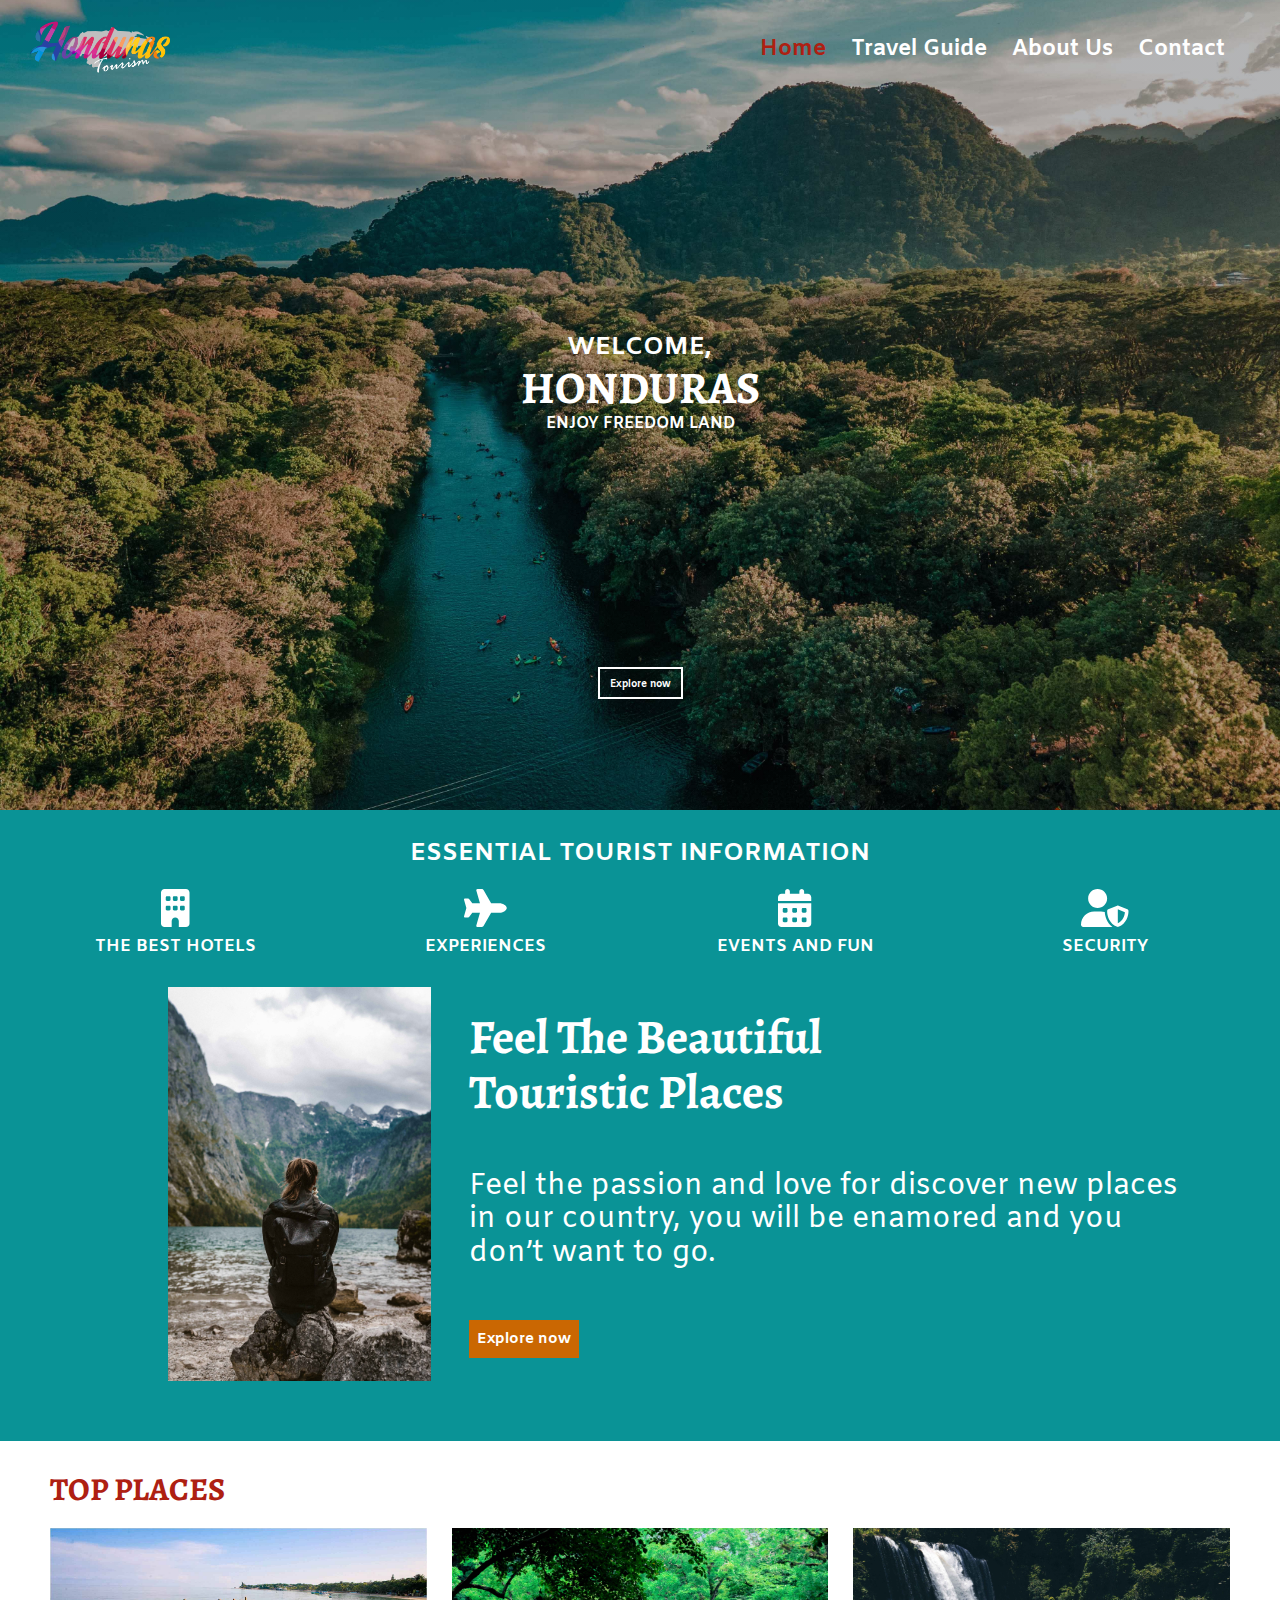
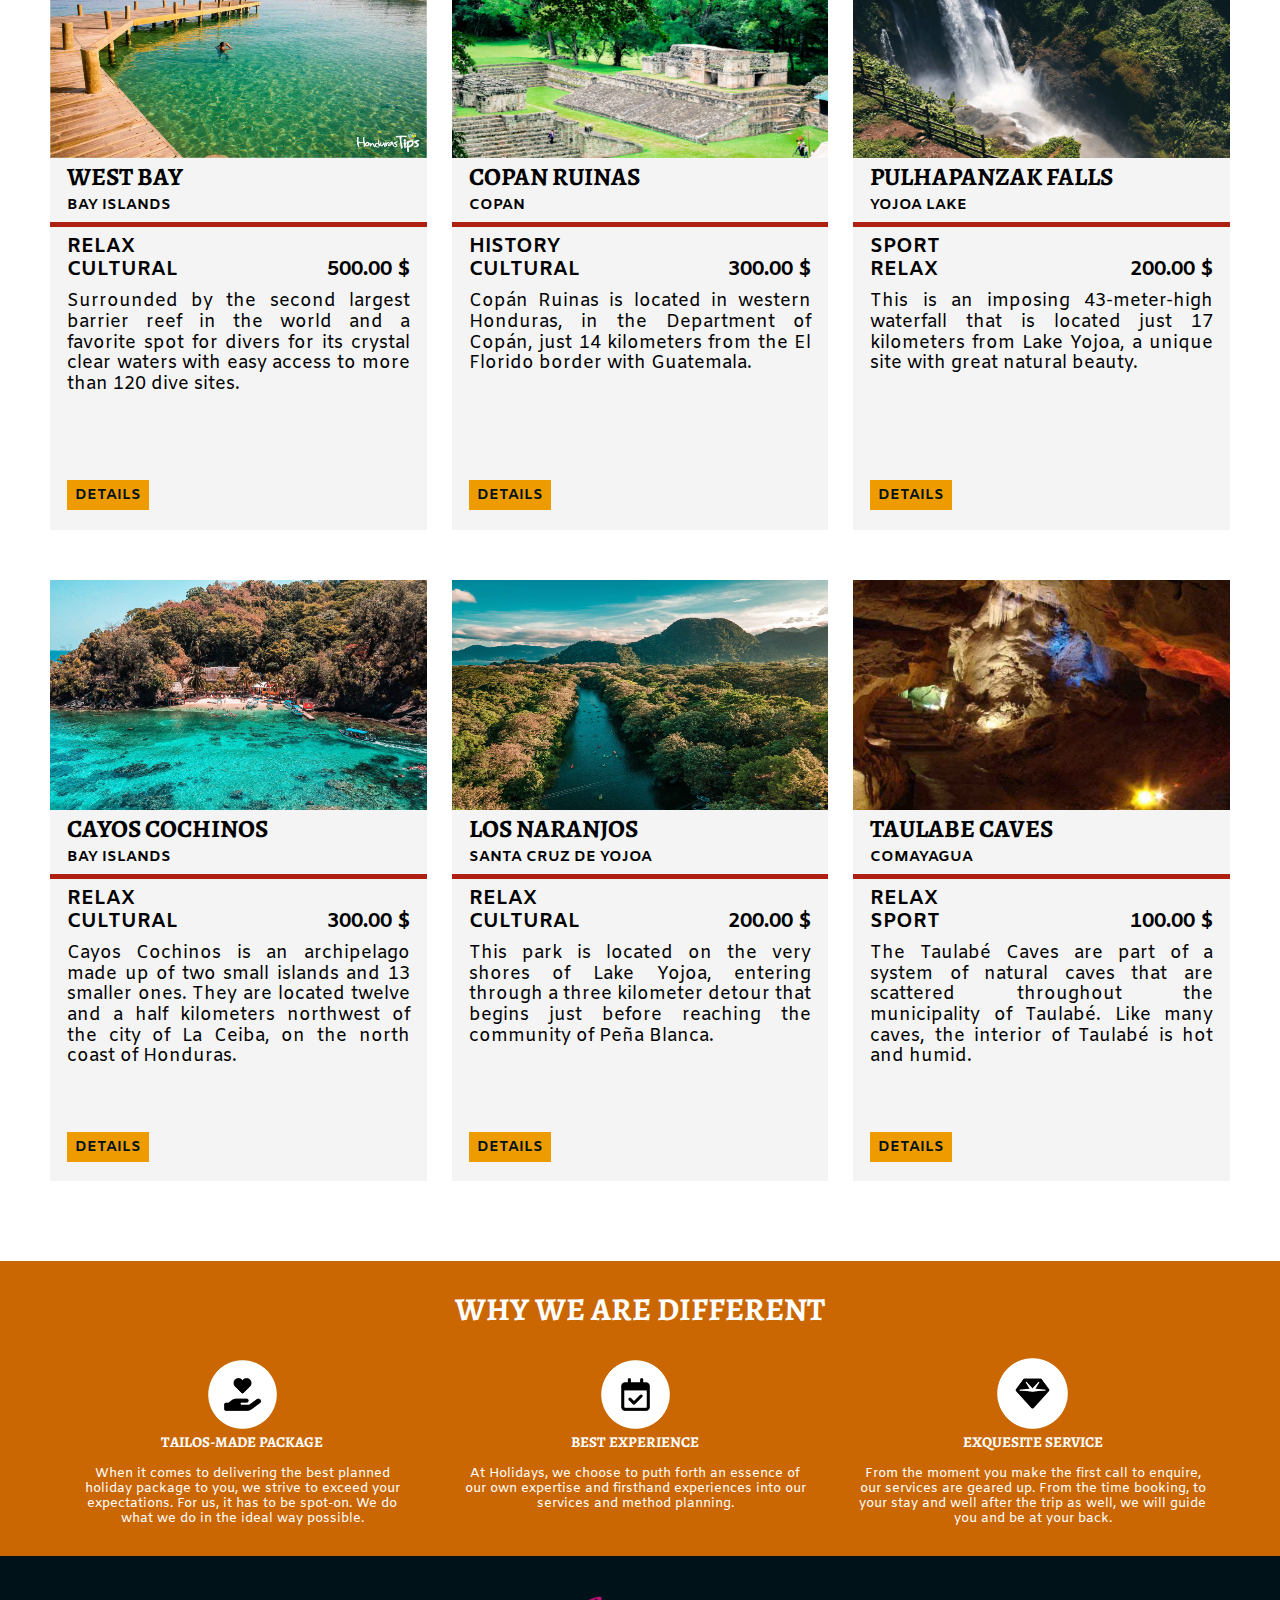
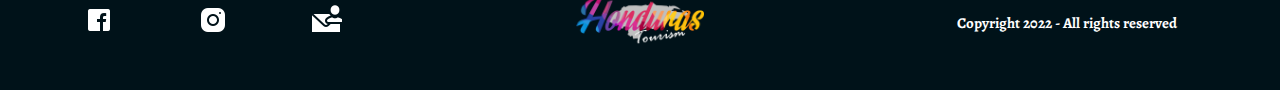
<file: index.html>
<!DOCTYPE html>
<html lang="en">

<head>
  <meta charset="UTF-8" />
  <meta http-equiv="X-UA-Compatible" content="IE=edge" />
  <meta name="viewport" content="width=device-width, initial-scale=1.0" />
  <title>Honduras-Tourism</title>

  <link rel="shortcut icon" href="branding/logo-honduras.png" type="image/x-icon" />

  <!--normalize css-->
  <link rel="preload" href="assets/css/normalize.css" as="style" />
  <link rel="stylesheet" href="assets/css/normalize.css" />

  <!--FONTS AMIKO & ALEGREYA-->
  <link rel="preconnect" href="https://fonts.googleapis.com" />
  <link rel="preconnect" href="https://fonts.gstatic.com" crossorigin />
  <link href="https://fonts.googleapis.com/css2?family=Amiko:wght@400;600;700&display=swap" rel="stylesheet" />

  <link rel="preconnect" href="https://fonts.googleapis.com" />
  <link rel="preconnect" href="https://fonts.gstatic.com" crossorigin />
  <link
    href="https://fonts.googleapis.com/css2?family=Alegreya:ital,wght@0,400;0,500;0,600;0,700;0,800;0,900;1,400;1,500;1,600;1,700;1,800;1,900&family=Amiko:wght@400;600;700&display=swap"
    rel="stylesheet" />

  <!--index css-->
  <link rel="preload" href="assets/css/index-css/index_style.css" as="style" />
  <link rel="stylesheet" href="assets/css/index-css/index_style.css" />
  <link rel="stylesheet" href="assets/css/index-css/index_mediaquery.css">

  <!--navbar css-->
  <link rel="stylesheet" href="assets/css/navbar/navbar.css" />

  <!--footbar css-->
  <link rel="stylesheet" href="assets/css/footbar.css">

  <!--FONTAWESOME ICONS INTERNAL-->
  <link rel="stylesheet" href="assets/fontawesome-free-6.2.1-web/css/all.css" />
</head>

<body>
  <div class="header-container">
    <div class="header-flex">
      <nav>
        <div>
          <img class="logo" src="branding/logo-honduras.png" alt="" />
        </div>

        <input type="checkbox" id="check" />
        <label for="check" class="bar-btn">
          <i class="fa-solid fa-bars"></i>
        </label>

        <ul class="nav-menu">
          <li><a class="active" href="#">Home</a></li>
          <li><a href="travelguide.html" target="_blank">Travel Guide</a></li>
          <li><a href="aboutus.html" target="_blank">About Us</a></li>
          <li><a href="contactus.html" target="_blank" class="contact">Contact</a></li>
        </ul>
      </nav>

      <div class="header-title">
        <div class="title-flex">
          <div class="title-1">
            <h2>WELCOME,</h2>
          </div>

          <div class="title-2">
            <h1>HONDURAS</h1>
          </div>

          <div class="title-3">
            <h2>ENJOY FREEDOM LAND</h2>
          </div>
        </div>

        <div class="boton">
          <a href="#feel">Explore now</a>
        </div>
      </div> <!-- fin header-title -->

    </div> <!-- header-flex -->
  </div>
  <!-- fin de header-container -->

  <!--logo-container-->
  <div class="logo-container">
    <div class="logo-flex">
      <div class="title-logo">
        <h2>ESSENTIAL TOURIST INFORMATION</h2>
      </div>

      <div class="iconos-container">
        <div class="icon">
          <i class="fa-solid fa-building"></i>
          <p>THE BEST HOTELS</p>
        </div>
        <div class="icon">
          <i class="fa-solid fa-plane"></i>
          <p>EXPERIENCES</p>
        </div>
        <div class="icon">
          <i class="fa-solid fa-calendar-days"></i>
          <p>EVENTS AND FUN</p>
        </div>
        <div class="icon">
          <i class="fa-solid fa-user-shield"></i>
          <p>SECURITY</p>
        </div>
      </div>
    </div>
  </div> <!-- fin de logo-container -->


  <!-- feel-container -->
  <div id="feel" class="feel-container">
    <div class="feel-flex">
      <div class="feel-img">
        <img src="images/2.jpg" alt="">
      </div>

      <div class="flex-todos">

        <div class="feel-title">
          <h2>Feel The Beautiful</h2>
          <h2>Touristic Places</h2>
        </div>

        <div class="feel-para">
          <p>Feel the passion and love for discover new places in our country, you will be enamored and you don’t want
            to
            go.</p>
        </div>

        <div class="feel-boton">
          <a href="travelguide.html" target="_blank">Explore now</a>
        </div>
      </div>
    </div> <!-- fin de feel-flex -->
  </div> <!-- fin de feel-container -->


  <!-- places-container -->
  <div class="places-container">
    <div class="place-flex">
      <div class="place-title">
        <h2>TOP PLACES</h2>
      </div>

      <div class="cards-container-all">
        <div class="cards-container">
          <div class="card-body">
            <div class="place-img">
              <img src="images/3.jpg" alt="">
            </div>
            <div class="cards-titles">
              <h3>WEST BAY</h3>
              <h4>BAY ISLANDS</h4>
            </div>

            <div class="line"></div>

            <div class="price-container">
              <div class="action">
                <h4>RELAX</h4>
                <h4>CULTURAL</h4>
              </div>
              <div class="price">
                <h4>500.00 $</h4>
              </div>
            </div>

            <div class="details">
              <p>Surrounded by the second largest barrier reef in the world and a favorite spot for divers for its
                crystal
                clear waters with easy access to more than 120 dive sites.</p>
            </div>

            <div class="card-boton">
              <a href="#">DETAILS</a>
            </div>
          </div> <!-- fin de cards-body -->


          <div class="card-body">
            <div class="place-img">
              <img src="images/4.jpg" alt="">
            </div>
            <div class="cards-titles">
              <h3>COPAN RUINAS</h3>
              <h4>COPAN</h4>
            </div>

            <div class="line"></div>

            <div class="price-container">
              <div class="action">
                <h4>HISTORY</h4>
                <h4>CULTURAL</h4>
              </div>
              <div class="price">
                <h4>300.00 $</h4>
              </div>
            </div>

            <div class="details">
              <p>Copán Ruinas is located in western Honduras, in the Department of Copán, just 14 kilometers from the El
                Florido border with Guatemala.</p>
            </div>

            <div class="card-boton">
              <a href="#">DETAILS</a>
            </div>
          </div> <!-- fin de cards-body -->


          <div class="card-body c-right">
            <div class="place-img">
              <img src="images/5.jpg" alt="">
            </div>
            <div class="cards-titles">
              <h3>PULHAPANZAK FALLS</h3>
              <h4>YOJOA LAKE</h4>
            </div>

            <div class="line"></div>

            <div class="price-container">
              <div class="action">
                <h4>SPORT</h4>
                <h4>RELAX</h4>
              </div>
              <div class="price">
                <h4>200.00 $</h4>
              </div>
            </div>

            <div class="details">
              <p>This is an imposing 43-meter-high waterfall that is located just 17 kilometers from Lake Yojoa, a
                unique
                site with great natural beauty.</p>
            </div>

            <div class="card-boton">
              <a href="#">DETAILS</a>
            </div>
          </div> <!-- fin de cards-body -->
        </div> <!-- fin de cards-container -->
      </div> <!-- fin de cards-container-all -->

      <div class="cards-container-all">
        <div class="cards-container">
          <div class="card-body">
            <div class="place-img">
              <img src="images/6.jpg" alt="">
            </div>
            <div class="cards-titles">
              <h3>CAYOS COCHINOS</h3>
              <h4>BAY ISLANDS</h4>
            </div>

            <div class="line"></div>

            <div class="price-container">
              <div class="action">
                <h4>RELAX</h4>
                <h4>CULTURAL</h4>
              </div>
              <div class="price">
                <h4>300.00 $</h4>
              </div>
            </div>

            <div class="details">
              <p>Cayos Cochinos is an archipelago made up of two small islands and 13 smaller ones. They are located
                twelve and a half kilometers northwest of the city of La Ceiba, on the north coast of Honduras.</p>
            </div>

            <div class="card-boton">
              <a href="#">DETAILS</a>
            </div>
          </div> <!-- fin de cards-body -->


          <div class="card-body">
            <div class="place-img">
              <img src="images/7.jpg" alt="">
            </div>
            <div class="cards-titles">
              <h3>LOS NARANJOS</h3>
              <h4>SANTA CRUZ DE YOJOA</h4>
            </div>

            <div class="line"></div>

            <div class="price-container">
              <div class="action">
                <h4>RELAX</h4>
                <h4>CULTURAL</h4>
              </div>
              <div class="price">
                <h4>200.00 $</h4>
              </div>
            </div>

            <div class="details">
              <p>This park is located on the very shores of Lake Yojoa, entering through a three kilometer detour that
                begins just before reaching the community of Peña Blanca.</p>
            </div>

            <div class="card-boton">
              <a href="#">DETAILS</a>
            </div>
          </div> <!-- fin de cards-body -->


          <div class="card-body c-right">
            <div class="place-img">
              <img src="images/8.jpg" alt="">
            </div>
            <div class="cards-titles">
              <h3>TAULABE CAVES</h3>
              <h4>COMAYAGUA</h4>
            </div>

            <div class="line"></div>

            <div class="price-container">
              <div class="action">
                <h4>RELAX</h4>
                <h4>SPORT</h4>
              </div>
              <div class="price">
                <h4>100.00 $</h4>
              </div>
            </div>

            <div class="details">
              <p>The Taulabé Caves are part of a system of natural caves that are scattered throughout the municipality
                of
                Taulabé. Like many caves, the interior of Taulabé is hot and humid.</p>
            </div>

            <div class="card-boton">
              <a href="#">DETAILS</a>
            </div>
          </div> <!-- fin de cards-body -->
        </div> <!-- fin de cards-container -->
      </div> <!-- fin de cards-container-all -->

    </div> <!-- fin de places-flex -->
  </div> <!-- fin de places-container -->


  <!-- end-container -->
  <div class="end-container">
    <div class="end-flex">
      <div class="end-title">
        <h2>WHY WE ARE DIFFERENT</h2>
      </div>

      <div class="end-cards-container">
        <div class="end-cards-flex">
          <div class="end-img">
            <img src="images/hand.png" alt="">
          </div>

          <div class="end-title-1">
            <h3>TAILOS-MADE PACKAGE</h3>
          </div>

          <div class="end-para">
            <p>When it comes to delivering the best planned holiday package to you, we strive to exceed your
              expectations. For us, it has to be spot-on.
              We do what we do in the ideal way possible.</p>
          </div>
        </div>

        <div class="end-cards-flex">
          <div class="end-img">
            <img src="images/calendar.png" alt="">
          </div>

          <div class="end-title-1">
            <h3>BEST EXPERIENCE</h3>
          </div>

          <div class="end-para">
            <p>At Holidays, we choose to puth forth an essence of our own expertise and firsthand experiences into our
              services and method planning.</p>
          </div>
        </div>

        <div class="end-cards-flex end-right">
          <div class="end-img">
            <img src="images/gem.png" alt="">
          </div>

          <div class="end-title-1">
            <h3>EXQUESITE SERVICE</h3>
          </div>

          <div class="end-para">
            <p>From the moment you make the first call to
              enquire, our services are geared up. From the
              time booking, to your stay and well after the trip
              as well, we will guide you and be at your back.
            </p>
          </div>
        </div>
      </div> <!-- fin de end-cards-container -->

    </div> <!-- fin de end-flex -->
  </div> <!-- fin de end-container -->


  <!--footer-->
  <footer>
    <div class="footer-container">
      <div class="redes">
        <div class="face">
          <a href="#"><img src="images/facebook-30.png" alt=""></a>
        </div>
        <div class="insta">
          <a href="#"><img src="images/instagram-30.png" alt=""></a>
        </div>
        <div class="email">
          <a href="mailto:paola_saldivar94@hotmail.com"><img src="images/correo-30.png" alt=""></a>
        </div>
      </div>

      <div class="footer-logo">
        <a href="#" target="_self"><img src="branding/logo-honduras.png" alt=""></a>
      </div>

      <div class="copy">
        <h3>Copyright 2022 - All rights reserved </h3>
      </div>
    </div> <!-- fin de footer-container -->
  </footer> <!-- fin de footer-->

  <script src="assets/fontawesome-free-6.2.1-web/js/all.js"></script>
</body>

</html>
</file>
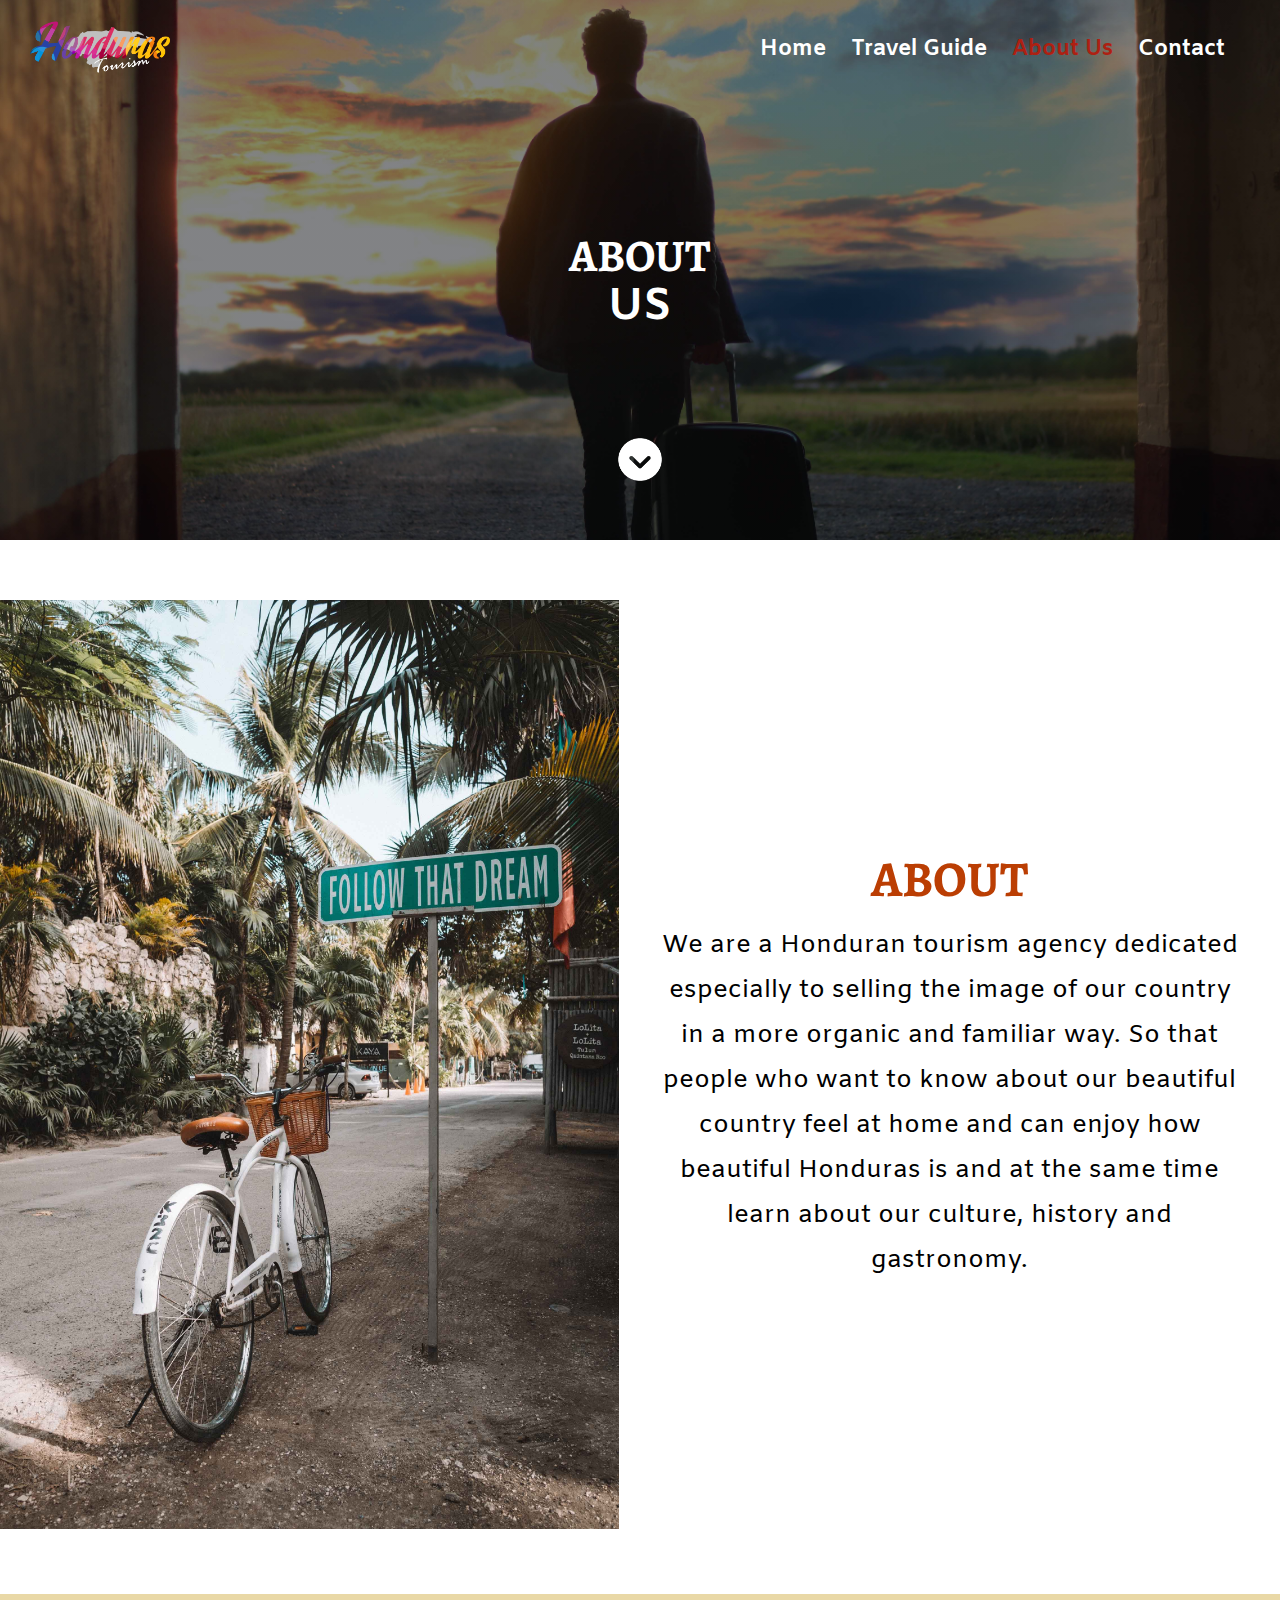
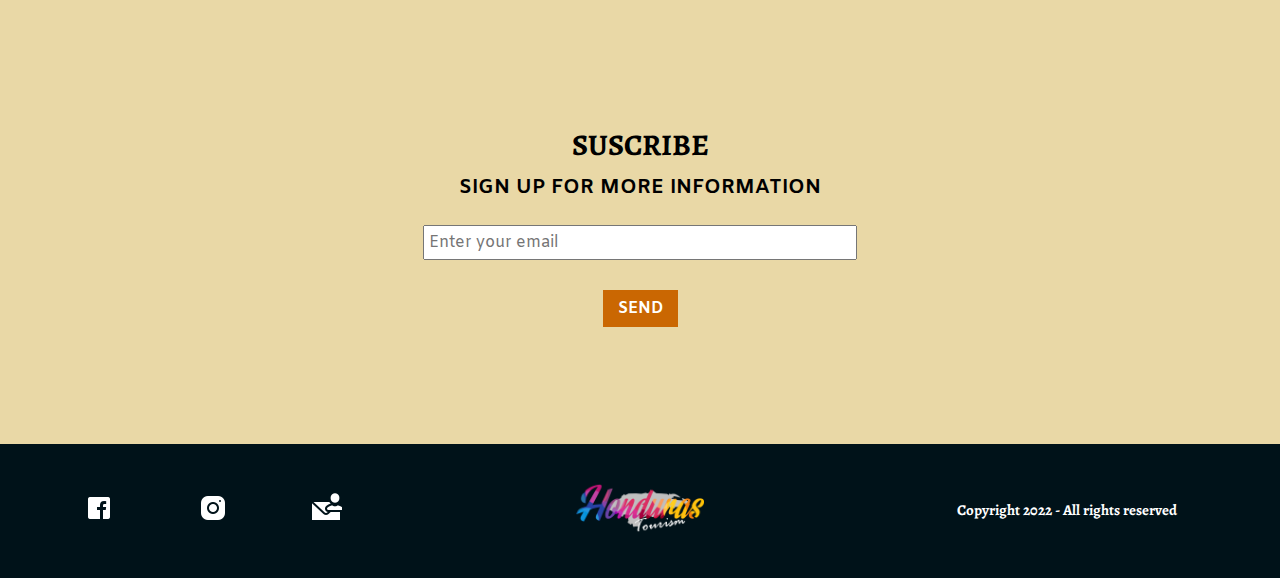
<file: aboutus.html>
<!DOCTYPE html>
<html lang="en">

<head>
  <meta charset="UTF-8" />
  <meta http-equiv="X-UA-Compatible" content="IE=edge" />
  <meta name="viewport" content="width=device-width, initial-scale=1.0" />
  <title>About Us</title>

  <link rel="shortcut icon" href="branding/logo-honduras.png" type="image/x-icon" />

  <!--normalize css-->
  <link rel="preload" href="assets/css/normalize.css" as="style" />
  <link rel="stylesheet" href="assets/css/normalize.css" />

  <!--FONTS AMIKO & ALEGREYA-->
  <link rel="preconnect" href="https://fonts.googleapis.com" />
  <link rel="preconnect" href="https://fonts.gstatic.com" crossorigin />
  <link href="https://fonts.googleapis.com/css2?family=Amiko:wght@400;600;700&display=swap" rel="stylesheet" />

  <link rel="preconnect" href="https://fonts.googleapis.com" />
  <link rel="preconnect" href="https://fonts.gstatic.com" crossorigin />
  <link
    href="https://fonts.googleapis.com/css2?family=Alegreya:ital,wght@0,400;0,500;0,600;0,700;0,800;0,900;1,400;1,500;1,600;1,700;1,800;1,900&family=Amiko:wght@400;600;700&display=swap"
    rel="stylesheet" />

  <!--index css-->
  <link rel="preload" href="assets/css/aboutus/about_estilos.css" as="style" />
  <link rel="stylesheet" href="assets/css/aboutus/about_estilos.css" />
  <link rel="stylesheet" href="assets/css/aboutus/about_media.css" />

  <!--navbar css-->
  <link rel="stylesheet" href="assets/css/navbar/navbar.css" />

  <!--footbar css-->
  <link rel="stylesheet" href="assets/css/footbar.css" />

  <!--FONTAWESOME ICONS INTERNAL-->
  <link rel="stylesheet" href="assets/fontawesome-free-6.2.1-web/css/all.css" />
</head>

<body>
  <div class="header-container">
    <div class="header-about">
      <nav>
        <div>
          <img class="logo" src="branding/logo-honduras.png" alt="" />
        </div>

        <input type="checkbox" id="check" />
        <label for="check" class="bar-btn">
          <i class="fa-solid fa-bars"></i>
        </label>

        <ul class="nav-menu">
          <li><a href="index.html" target="_blank">Home</a></li>
          <li><a href="travelguide.html" target="_blank">Travel Guide</a></li>
          <li><a class="active" href="#">About Us</a></li>
          <li><a href="contactus.html" target="_blank" class="contact">Contact</a></li>
        </ul>
      </nav>

      <div class="about-title">
        <div class="about-title-1">
          <h1>ABOUT</h1>
          <h2>US</h2>
        </div>

        <div class="boton-travel">
          <img src="images/12-arrow-down-solid.gif" alt="" />
        </div>
      </div>
      <!-- fin de travel-title -->
    </div>
    <!-- header-travel -->
  </div>
  <!-- fin de header-container -->

  <div class="side-container">
    <div class="side-flex">
      <div class="side-img">
        <img src="images/16.jpg" alt="" />
      </div>

      <div class="side-title">
        <h2>ABOUT</h2>
        <p>
          We are a Honduran tourism agency dedicated especially to selling the
          image of our country in a more organic and familiar way. So that
          people who want to know about our beautiful country feel at home and
          can enjoy how beautiful Honduras is and at the same time learn about
          our culture, history and gastronomy.
        </p>
      </div>
    </div>
  </div> <!-- fin de side-container -->


  <div class="suscribe-container">
    <div class="suscribe-flex">
      <div class="suscribe-title">
        <h2>SUSCRIBE</h2>
        <h3>SIGN UP FOR MORE INFORMATION</h3>
      </div>

      <div class="suscribe-form">
        <form action="">
          <input type="email" name="" id="" placeholder=" Enter your email">
        </form>
      </div>

      <div class="sus-boton">
        <a href="mailto:paola_saldivar94@hotmail.com">SEND</a>
      </div>
    </div>
  </div> <!-- fin de suscribe-container -->

  <!--footer-->
  <footer>
    <div class="footer-container">
      <div class="redes">
        <div class="face">
          <a href="#"><img src="images/facebook-30.png" alt="" /></a>
        </div>
        <div class="insta">
          <a href="#"><img src="images/instagram-30.png" alt="" /></a>
        </div>
        <div class="email">
          <a href="mailto:paola_saldivar94@hotmail.com"><img src="images/correo-30.png" alt="" /></a>
        </div>
      </div>

      <div class="footer-logo">
        <a href="#" target="_self"><img src="branding/logo-honduras.png" alt="" /></a>
      </div>

      <div class="copy">
        <h3>Copyright 2022 - All rights reserved</h3>
      </div>
    </div>
    <!-- fin de footer-container -->
  </footer>
  <!-- fin de footer-->

  <script src="assets/fontawesome-free-6.2.1-web/js/all.js"></script>
</body>

</html>
</file>
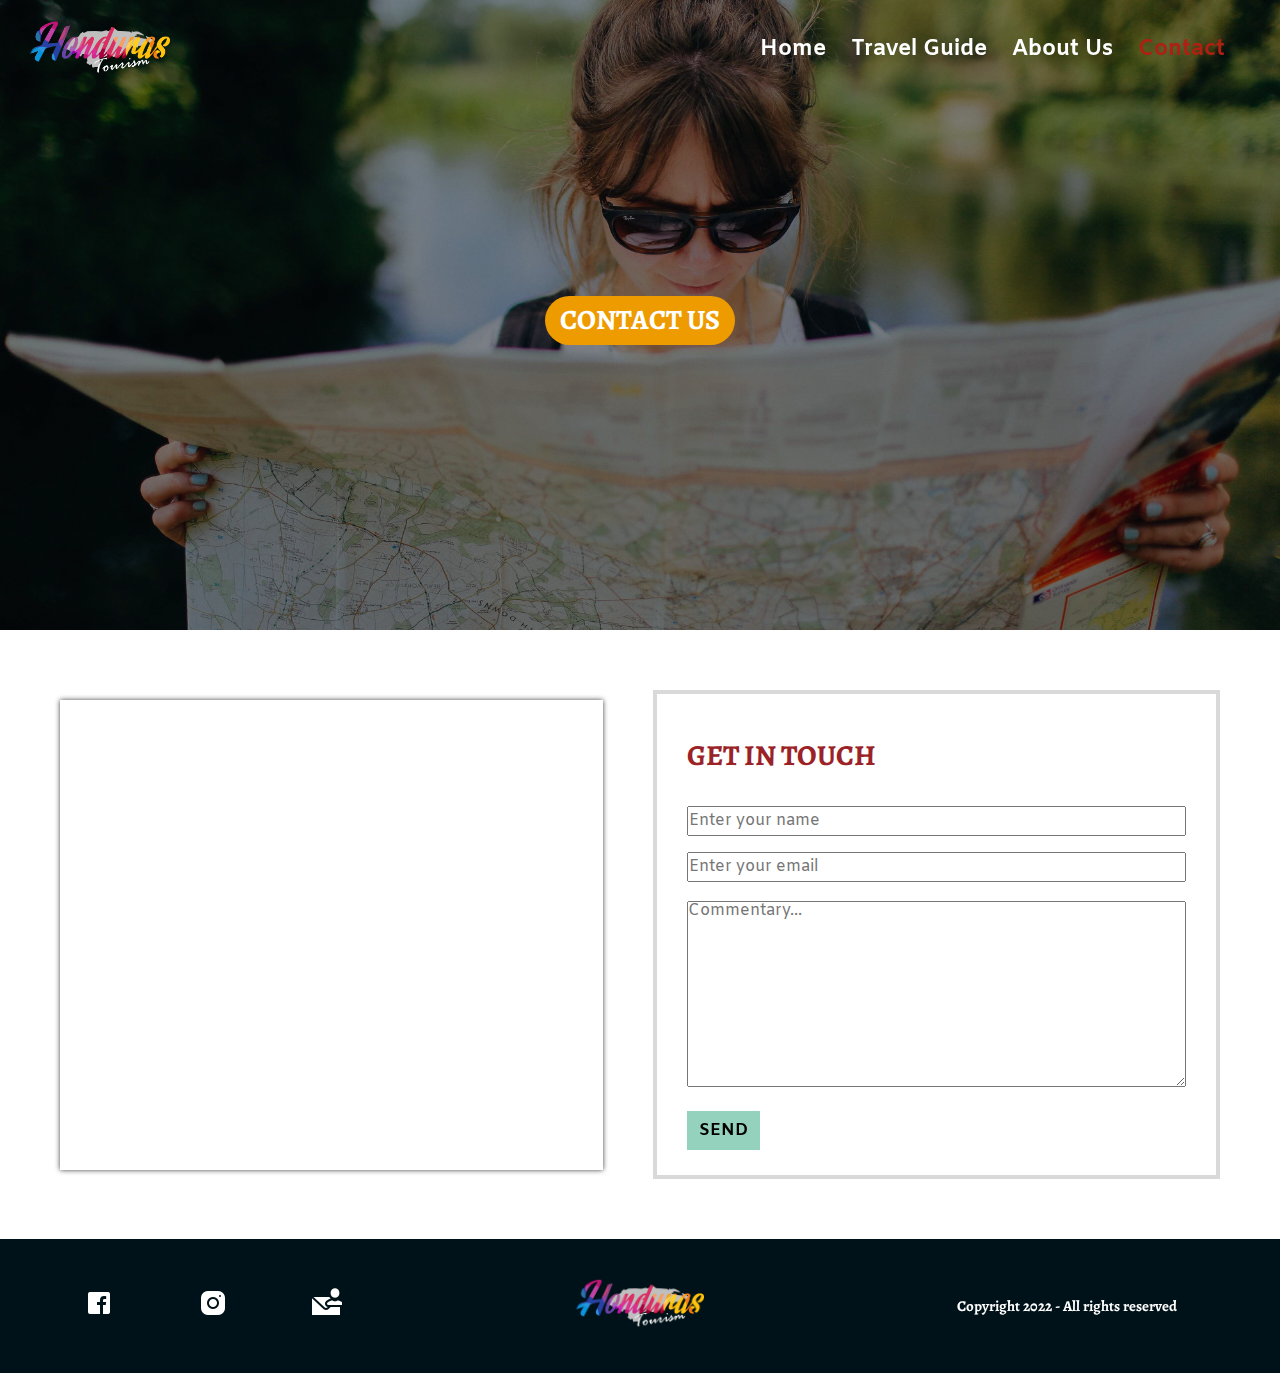
<file: contactus.html>
<!DOCTYPE html>
<html lang="en">

<head>
    <meta charset="UTF-8">
    <meta http-equiv="X-UA-Compatible" content="IE=edge">
    <meta name="viewport" content="width=device-width, initial-scale=1.0">
    <title>Contact Us</title>

    <link rel="shortcut icon" href="branding/logo-honduras.png" type="image/x-icon" />

    <!--normalize css-->
    <link rel="preload" href="assets/css/normalize.css" as="style" />
    <link rel="stylesheet" href="assets/css/normalize.css" />

    <!--FONTS AMIKO & ALEGREYA-->
    <link rel="preconnect" href="https://fonts.googleapis.com" />
    <link rel="preconnect" href="https://fonts.gstatic.com" crossorigin />
    <link href="https://fonts.googleapis.com/css2?family=Amiko:wght@400;600;700&display=swap" rel="stylesheet" />

    <link rel="preconnect" href="https://fonts.googleapis.com" />
    <link rel="preconnect" href="https://fonts.gstatic.com" crossorigin />
    <link
        href="https://fonts.googleapis.com/css2?family=Alegreya:ital,wght@0,400;0,500;0,600;0,700;0,800;0,900;1,400;1,500;1,600;1,700;1,800;1,900&family=Amiko:wght@400;600;700&display=swap"
        rel="stylesheet" />

    <!--index css-->
    <link rel="preload" href="assets/css/contact/contact_estilos.css" as="style" />
    <link rel="stylesheet" href="assets/css/contact/contact_estilos.css" />
    <link rel="stylesheet" href="assets/css/contact/contact_media.css" />

    <!--navbar css-->
    <link rel="stylesheet" href="assets/css/navbar/navbar.css" />

    <!--footbar css-->
    <link rel="stylesheet" href="assets/css/footbar.css" />

    <!--FONTAWESOME ICONS INTERNAL-->
    <link rel="stylesheet" href="assets/fontawesome-free-6.2.1-web/css/all.css" />
</head>

<body>
    <div class="header-container">
        <div class="header-contact">
            <nav>
                <div>
                    <img class="logo" src="branding/logo-honduras.png" alt="" />
                </div>

                <input type="checkbox" id="check" />
                <label for="check" class="bar-btn">
                    <i class="fa-solid fa-bars"></i>
                </label>

                <ul class="nav-menu">
                    <li><a href="index.html" target="_blank">Home</a></li>
                    <li><a href="travelguide.html" target="_blank">Travel Guide</a></li>
                    <li><a href="aboutus.html" target="_blank">About Us</a></li>
                    <li><a class="active" href="#" target="_self" class="contact">Contact</a></li>
                </ul>
            </nav>

            <div class="contact-title">
                <h1>CONTACT US</h1>
            </div>
            <!-- fin de travel-title -->
        </div>
        <!-- header-travel -->
    </div>
    <!-- fin de header-container -->


    <div class="contact-form">
        <div class="contact-form-flex">
            <div class="contact-map">
                <iframe
                    src="https://www.google.com/maps/embed?pb=!1m24!1m12!1m3!1d9143.892364698959!2d-88.03168956422185!3d15.509532153693826!2m3!1f0!2f0!3f0!3m2!1i1024!2i768!4f13.1!4m9!3e0!4m3!3m2!1d15.5212349!2d-88.0200521!4m3!3m2!1d15.512960199999998!2d-88.0328352!5e0!3m2!1ses!2shn!4v1671735486752!5m2!1ses!2shn"
                    width="600" height="450" style="border:0;" allowfullscreen="" loading="lazy"
                    referrerpolicy="no-referrer-when-downgrade"></iframe>
            </div>

            <div class="form-flex">
                <form action="">
                    <h3>GET IN TOUCH</h3>

                    <input type="text" placeholder="Enter your name">
                    <input type="text" placeholder="Enter your email">
                    <textarea name="" id="" cols="30" rows="10" placeholder="Commentary..."></textarea>

                    <div class="form-btn">
                        <a href="mailto:paola_saldivar94@hotmail.com">SEND</a>
                    </div>
                </form>
            </div>
        </div>
    </div> <!-- fin de contact-form -->



    <!--footer-->
    <footer>
        <div class="footer-container">
            <div class="redes">
                <div class="face">
                    <a href="#"><img src="images/facebook-30.png" alt="" /></a>
                </div>
                <div class="insta">
                    <a href="#"><img src="images/instagram-30.png" alt="" /></a>
                </div>
                <div class="email">
                    <a href="mailto:paola_saldivar94@hotmail.com"><img src="images/correo-30.png" alt="" /></a>
                </div>
            </div>

            <div class="footer-logo">
                <a href="#" target="_self"><img src="branding/logo-honduras.png" alt="" /></a>
            </div>

            <div class="copy">
                <h3>Copyright 2022 - All rights reserved</h3>
            </div>
        </div>
        <!-- fin de footer-container -->
    </footer>
    <!-- fin de footer-->


    <script src="assets/fontawesome-free-6.2.1-web/js/all.js"></script>
</body>

</html>
</file>
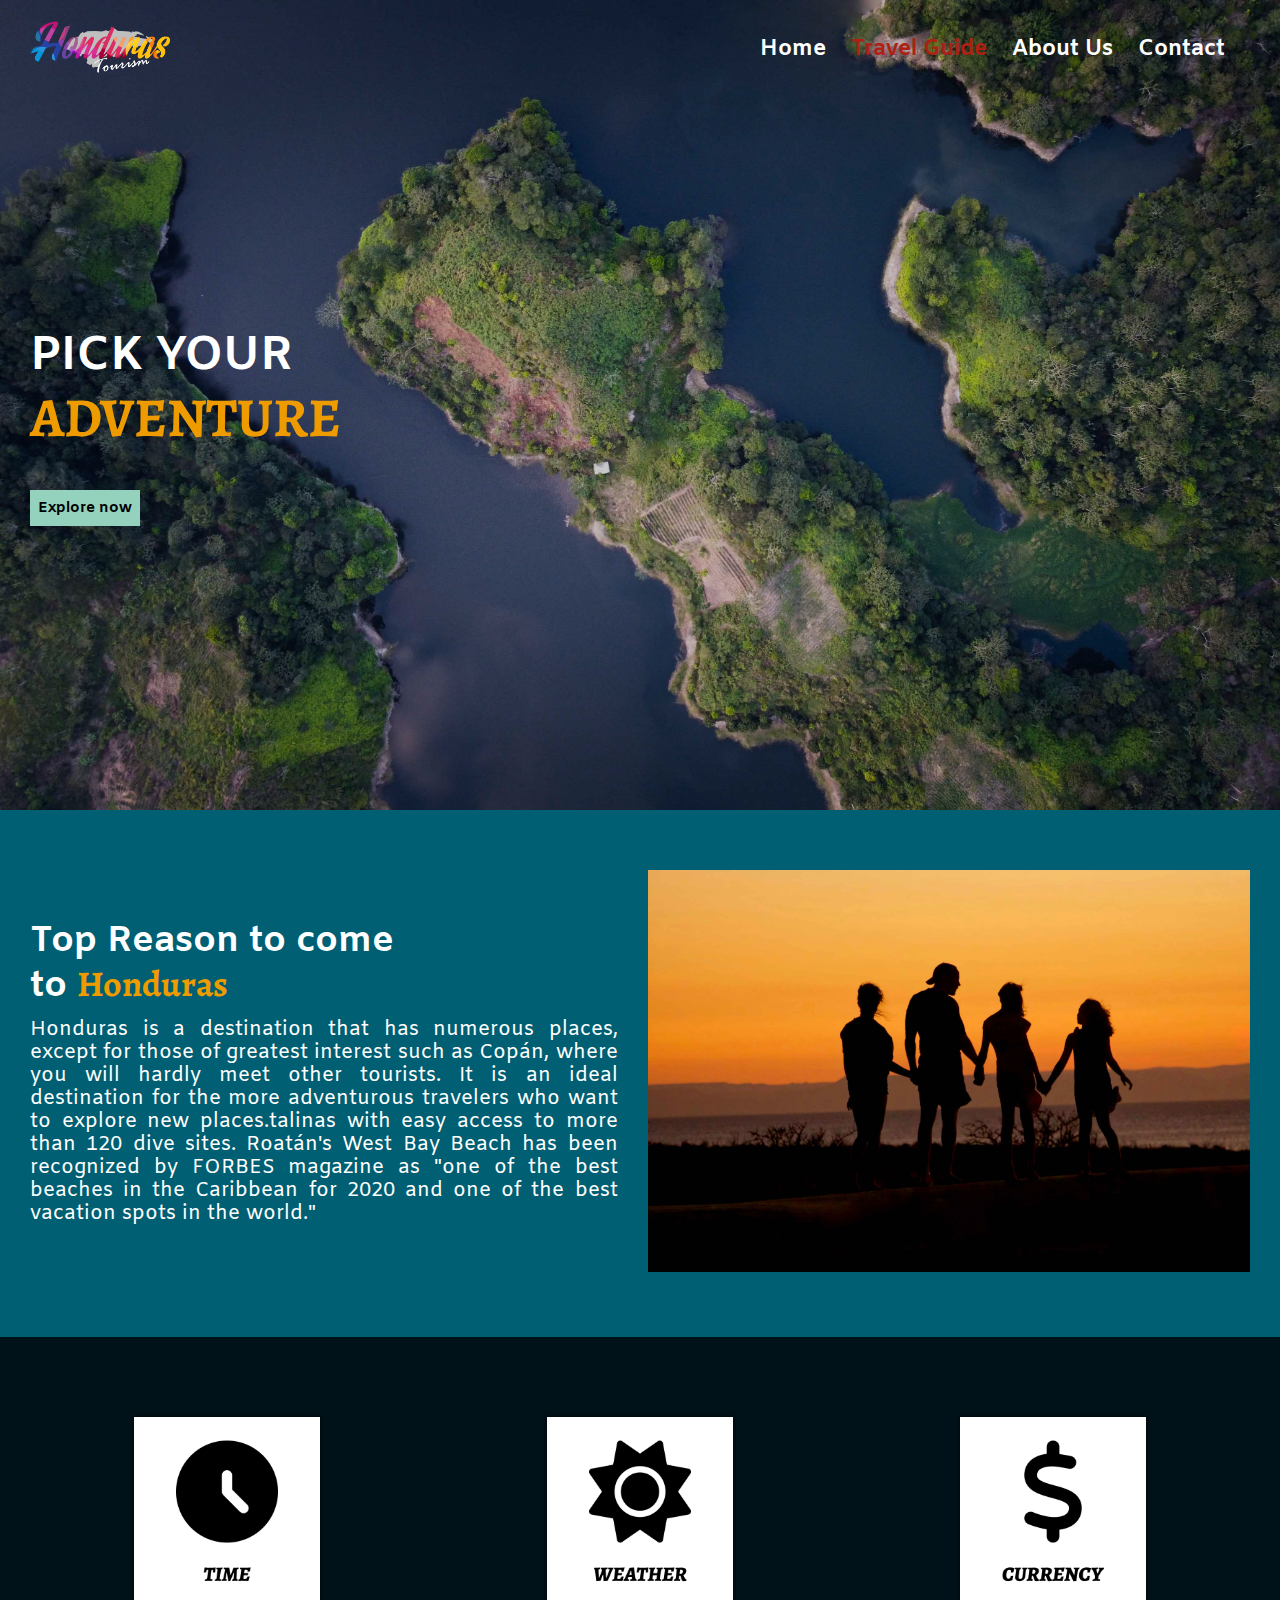
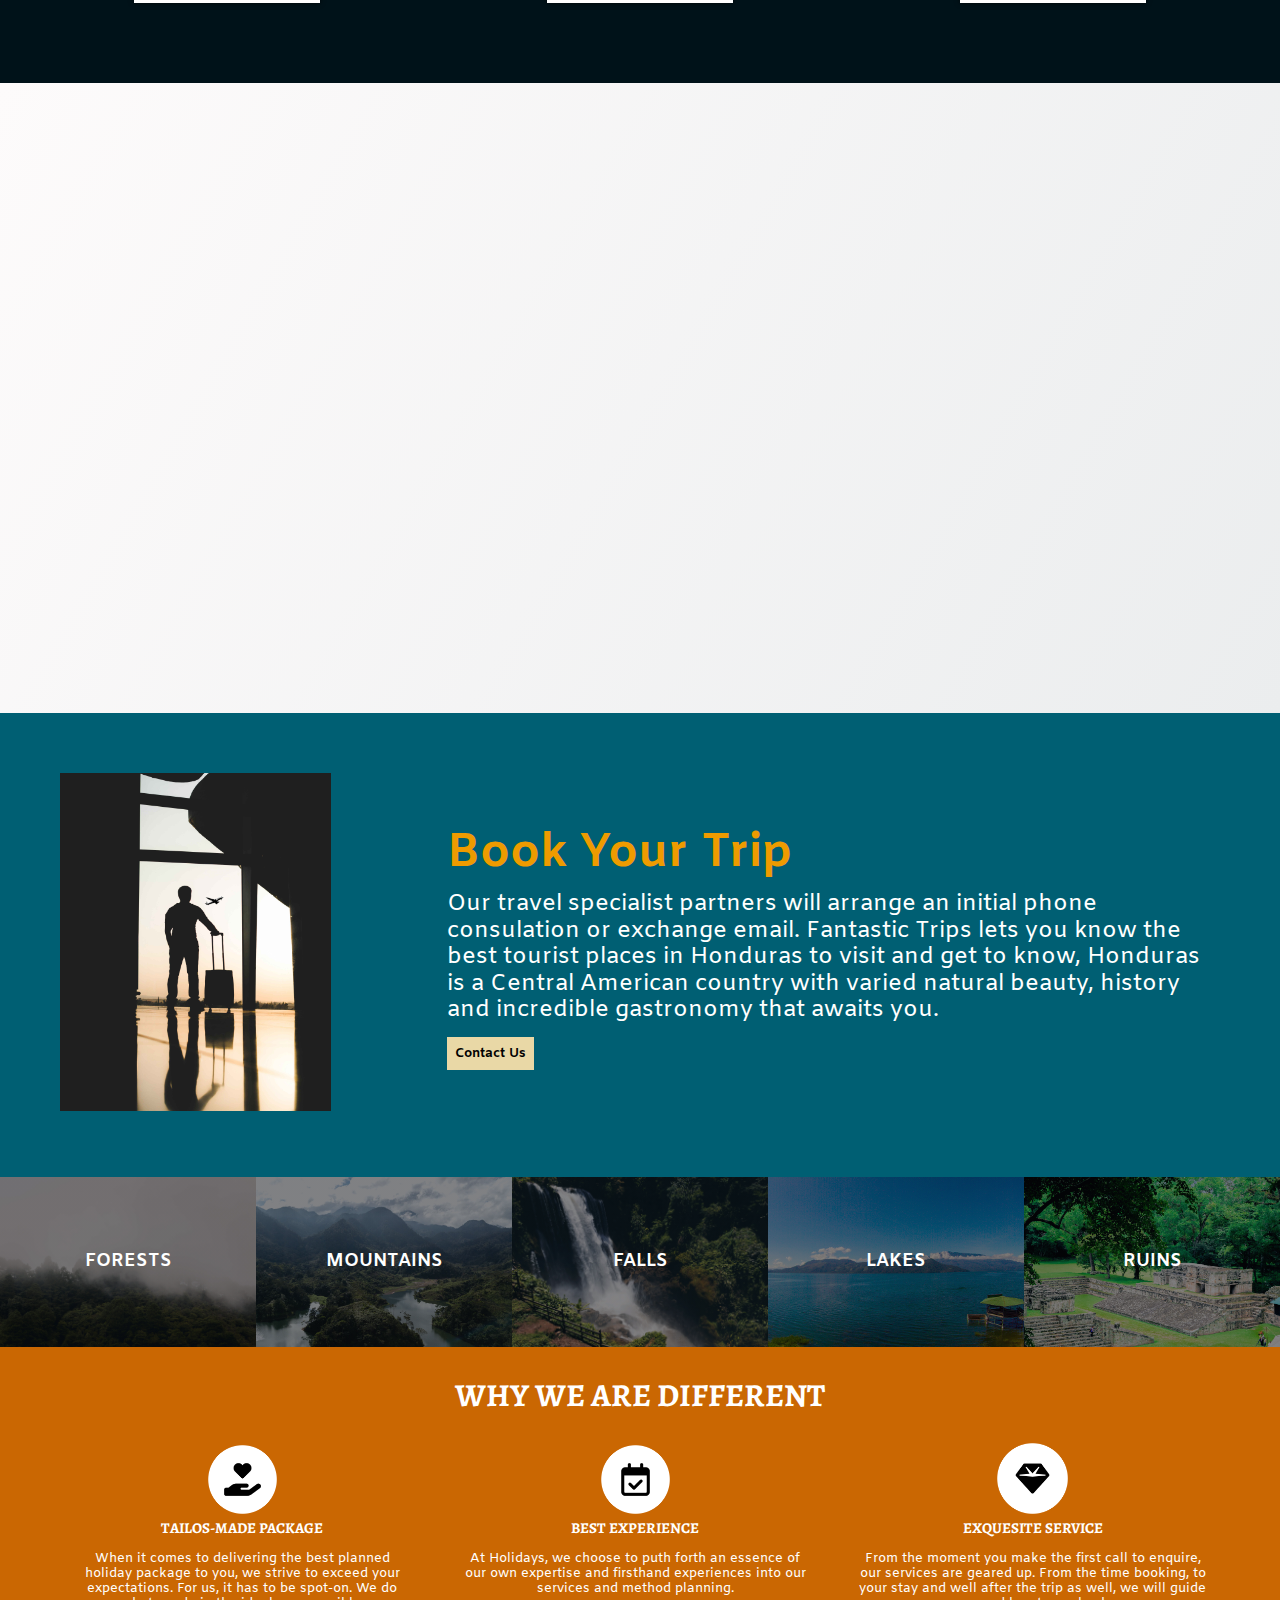
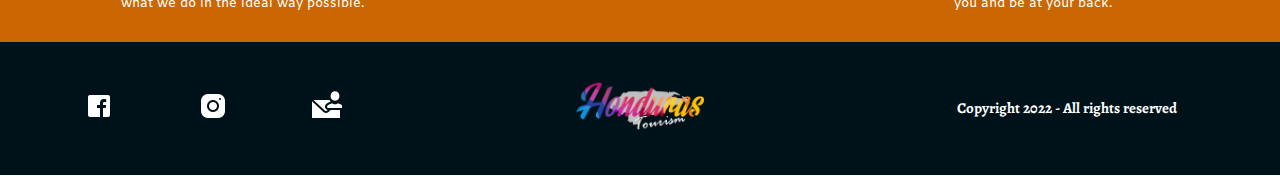
<file: travelguide.html>
<!DOCTYPE html>
<html lang="en">

<head>
  <meta charset="UTF-8" />
  <meta http-equiv="X-UA-Compatible" content="IE=edge" />
  <meta name="viewport" content="width=device-width, initial-scale=1.0" />
  <title>Travel Guide</title>

  <link rel="shortcut icon" href="branding/logo-honduras.png" type="image/x-icon" />

  <!--normalize css-->
  <link rel="preload" href="assets/css/normalize.css" as="style" />
  <link rel="stylesheet" href="assets/css/normalize.css" />

  <!--FONTS AMIKO & ALEGREYA-->
  <link rel="preconnect" href="https://fonts.googleapis.com" />
  <link rel="preconnect" href="https://fonts.gstatic.com" crossorigin />
  <link href="https://fonts.googleapis.com/css2?family=Amiko:wght@400;600;700&display=swap" rel="stylesheet" />

  <link rel="preconnect" href="https://fonts.googleapis.com" />
  <link rel="preconnect" href="https://fonts.gstatic.com" crossorigin />
  <link
    href="https://fonts.googleapis.com/css2?family=Alegreya:ital,wght@0,400;0,500;0,600;0,700;0,800;0,900;1,400;1,500;1,600;1,700;1,800;1,900&family=Amiko:wght@400;600;700&display=swap"
    rel="stylesheet" />

  <!--index css-->
  <link rel="preload" href="assets/css/travel/travel_estilos.css" as="style" />
  <link rel="stylesheet" href="assets/css/travel/travel_estilos.css" />
  <link rel="stylesheet" href="assets/css/travel/travel_media.css" />

  <!--navbar css-->
  <link rel="stylesheet" href="assets/css/navbar/navbar.css" />

  <!--footbar css-->
  <link rel="stylesheet" href="assets/css/footbar.css" />

  <!--FONTAWESOME ICONS INTERNAL-->
  <link rel="stylesheet" href="assets/fontawesome-free-6.2.1-web/css/all.css" />
</head>

<body>
  <div class="header-container">
    <div class="header-travel">
      <nav>
        <div>
          <img class="logo" src="branding/logo-honduras.png" alt="" />
        </div>

        <input type="checkbox" id="check" />
        <label for="check" class="bar-btn">
          <i class="fa-solid fa-bars"></i>
        </label>

        <ul class="nav-menu">
          <li><a href="index.html" target="_blank">Home</a></li>
          <li><a class="active" href="#">Travel Guide</a></li>
          <li><a href="aboutus.html" target="_blank">About Us</a></li>
          <li><a href="contactus.html" target="_blank" class="contact">Contact</a></li>
        </ul>
      </nav>

      <div class="travel-title">
        <div class="travel-travel-1">
          <h2>PICK YOUR</h2>
          <h1>ADVENTURE</h1>
        </div>

        <div class="boton-travel">
          <a href="#reason">Explore now</a>
        </div>
      </div>
      <!-- fin de travel-title -->
    </div>
    <!-- header-travel -->
  </div>
  <!-- fin de header-container -->

  <div id="reason" class="reason-container">
    <div class="reason-flex">
      <div class="reason-title">
        <h3>Top Reason to come</h3>
        <h3>to <span class="honduras">Honduras</span></h3>
        <p>
          Honduras is a destination that has numerous places, except for those
          of greatest interest such as Copán, where you will hardly meet other
          tourists. It is an ideal destination for the more adventurous
          travelers who want to explore new places.talinas with easy access to
          more than 120 dive sites. Roatán's West Bay Beach has been
          recognized by FORBES magazine as "one of the best beaches in the
          Caribbean for 2020 and one of the best vacation spots in the world."
        </p>
      </div>

      <div class="reason-img">
        <img src="images/10.jpg" alt="" />
      </div>
    </div>
  </div>
  <!-- fin de reason-container -->

  <div class="advantage-container">
    <div class="advantage-flex">
      <div class="advantage-img">
        <img src="images/clock.png" alt="" />
      </div>
      <div class="advantage-img">
        <img src="images/sun.png" alt="" />
      </div>
      <div class="advantage-img">
        <img src="images/currency.png" alt="" />
      </div>
    </div>
  </div>
  <!-- fin de advantage-container -->

  <div class="travel-video">
    <div class="video">
      <iframe width="1200" src="https://www.youtube.com/embed/J9-PfbTUpSY" title="YouTube video player" frameborder="0"
        allow="accelerometer; autoplay; clipboard-write; encrypted-media; gyroscope; picture-in-picture"
        allowfullscreen></iframe>
    </div>
  </div>
  <!-- fin de travel-video -->

  <div class="trip-container">
    <div class="trip-flex">
      <div class="trip-img">
        <img src="images/11.jpg" alt="" />
      </div>

      <div class="trip-title">
        <h2>Book Your Trip</h2>
        <p>
          Our travel specialist partners will arrange an initial phone
          consulation or exchange email. Fantastic Trips lets you know the
          best tourist places in Honduras to visit and get to know, Honduras
          is a Central American country with varied natural beauty, history
          and incredible gastronomy that awaits you.
        </p>

        <div class="btn-trip boton-travel">
          <a class="btn-trip" href="contactus.html" target="_blank">Contact Us</a>
        </div>
      </div>
    </div>
  </div>
  <!-- fin de trip-container -->

  <div class="trip-img-container">
    <div class="trip-img-flex">
      <div class="trip-images-1 images-trip">
        <h3>FORESTS</h3>
      </div>
      <div class="trip-images-2 images-trip">
        <h3>MOUNTAINS</h3>
      </div>
      <div class="trip-images-3 images-trip">
        <h3>FALLS</h3>
      </div>
      <div class="trip-images-4 images-trip">
        <h3>LAKES</h3>
      </div>
      <div class="trip-images-5 images-trip">
        <h3>RUINS</h3>
      </div>
    </div>
  </div>
  <!-- fin de trip-img-container -->

  <!-- end-container -->
  <div class="end-container">
    <div class="end-flex">
      <div class="end-title">
        <h2>WHY WE ARE DIFFERENT</h2>
      </div>

      <div class="end-cards-container">
        <div class="end-cards-flex">
          <div class="end-img">
            <img src="images/hand.png" alt="" />
          </div>

          <div class="end-title-1">
            <h3>TAILOS-MADE PACKAGE</h3>
          </div>

          <div class="end-para">
            <p>
              When it comes to delivering the best planned holiday package to
              you, we strive to exceed your expectations. For us, it has to be
              spot-on. We do what we do in the ideal way possible.
            </p>
          </div>
        </div>

        <div class="end-cards-flex">
          <div class="end-img">
            <img src="images/calendar.png" alt="" />
          </div>

          <div class="end-title-1">
            <h3>BEST EXPERIENCE</h3>
          </div>

          <div class="end-para">
            <p>
              At Holidays, we choose to puth forth an essence of our own
              expertise and firsthand experiences into our services and method
              planning.
            </p>
          </div>
        </div>

        <div class="end-cards-flex end-right">
          <div class="end-img">
            <img src="images/gem.png" alt="" />
          </div>

          <div class="end-title-1">
            <h3>EXQUESITE SERVICE</h3>
          </div>

          <div class="end-para">
            <p>
              From the moment you make the first call to enquire, our services
              are geared up. From the time booking, to your stay and well
              after the trip as well, we will guide you and be at your back.
            </p>
          </div>
        </div>
      </div>
      <!-- fin de end-cards-container -->
    </div>
    <!-- fin de end-flex -->
  </div>
  <!-- fin de end-container -->

  <!--footer-->
  <footer>
    <div class="footer-container">
      <div class="redes">
        <div class="face">
          <a href="#"><img src="images/facebook-30.png" alt="" /></a>
        </div>
        <div class="insta">
          <a href="#"><img src="images/instagram-30.png" alt="" /></a>
        </div>
        <div class="email">
          <a href="mailto:paola_saldivar94@hotmail.com"><img src="images/correo-30.png" alt="" /></a>
        </div>
      </div>

      <div class="footer-logo">
        <a href="#" target="_self"><img src="branding/logo-honduras.png" alt="" /></a>
      </div>

      <div class="copy">
        <h3>Copyright 2022 - All rights reserved</h3>
      </div>
    </div>
    <!-- fin de footer-container -->
  </footer>
  <!-- fin de footer-->

  <script src="assets/fontawesome-free-6.2.1-web/js/all.js"></script>
</body>

</html>
</file>
<file: assets/css/index-css/index_style.css>
/** GOOGLE FONTS **/
@import url("https://fonts.googleapis.com/css2?family=Amiko:wght@400;600;700&display=swap");
@import url("https://fonts.googleapis.com/css2?family=Alegreya:ital,wght@0,400;0,500;0,600;0,700;0,800;0,900;1,400;1,500;1,600;1,700;1,800;1,900&family=Amiko:wght@400;600;700&display=swap");

* {
  margin: 0;
  padding: 0;
  box-sizing: border-box;
}

html {
  font-size: 62.5%;
  scroll-behavior: smooth;
}


body {
  font-size: 16px;
  /* 1rem = 10px */
  font-family: "Alegreya", serif;
  font-family: "Amiko", sans-serif;
}

/** logo-container **/
.logo-container {
  width: 100%;
  height: 100%;
  background-color: #0A9396;
  padding: 20px 20px;
  display: flex;
  align-items: center;
  justify-content: center;
}

.logo-flex {
  width: 100%;
  height: 100%;
  display: flex;
  flex-direction: column;
  justify-content: center;
  align-items: center;
  text-align: center;
  color: #fff;
}

.title-logo {
  width: 100%;
  height: auto;
  display: flex;
  align-items: center;
  justify-content: center;
}

.title-logo h2 {
  font-size: 1.5rem;
  font-weight: 700;
  margin-bottom: 10px;
}

.iconos-container {
  width: 100%;
  height: 100%;
  display: flex;
  justify-content: center;
  align-items: baseline;
}

.icon {
  width: 100%;
  height: auto;
}

.icon p {
  font-weight: 700;
  font-size: 0.7rem;
}


/**feel-container**/
.feel-container {
  width: 100%;
  height: 100%;
  background-color: #0A9396;
  padding: 0px 20px 20px 20px;
}

.feel-flex {
  width: 100%;
  height: 100%;
  display: flex;
  justify-content: center;
  align-items: center;
}

.feel-img {
  width: 75%;
  height: 100%;
  display: flex;
  justify-content: center;
  align-items: center;
}

.feel-img img {
  width: 75%;
}

.flex-todos {
  width: 100%;
  height: 100%;
  display: flex;
  flex-direction: column;
  justify-content: center;
  align-items: flex-start;
}

.feel-title,
.feel-para {
  width: 100%;
  height: 100%;
  margin-bottom: 15px;
}

.feel-title h2 {
  font-family: "Alegreya", serif;
  color: #fff;
  font-size: 2rem;
}

.feel-para p {
  font-size: 1.2rem;
  color: #fff;
}

.feel-boton {
  padding: 5px 5px;
  background-color: #CA6702;
}

.feel-boton:hover {
  transition: 0.7s ease;
  background-color: #E9D8A6;
}

.feel-boton a {
  font-size: 1rem;
  color: #fff;
  font-weight: 700;
}

.feel-boton a:hover {
  color: #000;
}


/** places-container **/
.places-container {
  width: 100%;
  height: 100%;
  background-color: #fff;
  padding: 20px 20px;
}

.place-flex {
  width: 100%;
  height: 100%;
  display: flex;
  flex-direction: column;
  justify-content: center;
  align-items: center;
}

.place-title {
  width: 100%;
  height: auto;
  margin-bottom: 20px;
}

.place-title h2 {
  font-size: 1.8rem;
  font-weight: 700;
  font-family: "Alegreya", serif;
  color: #AE2012;
}

.cards-container-all {
  width: 100%;
  height: 100%;
  display: flex;
  justify-content: center;
  align-items: center;
  margin-bottom: 30px;
}

.cards-container {
  width: 100%;
  height: 100%;
  display: flex;
  justify-content: space-around;
  align-items: baseline;
}

.card-body {
  width: 100%;
  height: 100%;
  display: flex;
  justify-content: center;
  flex-direction: column;
  align-items: flex-start;
  background-color: #F4F4F4;
  margin-right: 10px;
}

.c-right {
  margin-right: 0px;
}

.place-img {
  width: 100%;
  height: 100%;
}

.place-img img {
  width: 100%;
  height: 80px;
}

.cards-titles {
  width: 100%;
  height: 100%;
}

.cards-titles h3 {
  font-size: 1rem;
  font-family: "Alegreya", serif;
  font-weight: 700;
  margin-bottom: 5px;
  padding-left: 5px;
}

.cards-titles h4 {
  font-size: 0.8rem;
  font-weight: 700;
  padding-left: 5px;
}

.line {
  width: 100%;
  height: 3px;
  margin: 5px 0;
  background-color: #AE2012;
}

.price-container {
  width: 100%;
  height: 100%;
  display: flex;
  justify-content: space-between;
  align-items: flex-end;
}

.price-container h4 {
  font-size: 0.7rem;
  font-weight: 700;
  padding: 0 5px;
}

.details {
  width: 100%;
  height: 110px;
  display: flex;
}

.details p {
  padding: 0 5px;
  margin-top: 8px;
  font-size: 0.8rem;
}

.card-boton {
  padding: 10px 5px;
}

.card-boton a {
  background-color: #EE9B00;
  font-size: 0.7rem;
  padding: 5px 8px;
  color: #001219;
  font-weight: 700;
}

.card-boton a:hover {
  background-color: #005F73;
  color: #fff;
  transition: 0.7s ease;
}


/** end-container **/
.end-container {
  width: 100%;
  height: 100%;
  background-color: #CA6702;
  padding: 20px 20px;
}

.end-flex {
  width: 100%;
  height: 100%;
  display: flex;
  flex-direction: column;
  justify-content: center;
  align-items: center;
}

.end-title {
  margin-bottom: 10px;
}

.end-title h2 {
  font-size: 1.5rem;
  font-weight: 700;
  color: #fff;
  font-family: "Alegreya", serif;
}

.end-cards-container {
  width: 100%;
  height: 100%;
  display: flex;
  justify-content: center;
  align-items: baseline;
  text-align: center;
}

.end-cards-flex {
  width: 100%;
  height: 100%;
  display: flex;
  flex-direction: column;
  justify-content: center;
  align-items: center;
  margin-right: 15px;
}

.end-right {
  margin-right: 0px;
}

.end-img {
  width: 20%;
  height: auto;
}

.end-img img {
  width: 100%;
  height: auto;
}

.end-title-1 {}

.end-title-1 h3 {
  font-size: 0.8rem;
  font-family: "Alegreya", serif;
  font-weight: 700;
  color: #fff;
}

.end-para {
  margin-top: 8px;
}

.end-para p {
  color: #fff;
  font-size: 0.6rem;
}
</file>
<file: assets/css/index-css/index_mediaquery.css>
@media screen and (min-width:600px) {

    /**.logo-container**/
    .logo-container {
        padding: 30px 20px;
    }

    .title-logo h2 {
        font-size: 1.7rem;
        margin-bottom: 15px;
    }

    .fa-building,
    .fa-plane,
    .fa-calendar-days,
    .fa-user-shield {
        font-size: 3rem;
        margin-bottom: 10px;
    }

    .icon p {
        font-size: 1rem;
    }

    /**feel-container**/
    .feel-title,
    .feel-para {
        margin-bottom: 25px;
    }

    .feel-title h2 {
        font-size: 3.5rem;
    }

    .feel-para p {
        font-size: 1.7rem;
    }

    .feel-boton a {
        font-size: 1.2rem;
    }



    /** places-container **/
    .place-title h2 {
        font-size: 2.3rem;
    }

    .place-img img {
        width: 100%;
        height: 120px;
    }

    .cards-titles h3 {
        font-size: 1.5rem;
    }

    .cards-titles h4 {
        font-size: 1.2rem;
    }

    .line {
        height: 3px;
        margin: 5px 0;
    }

    .price-container h4 {
        font-size: 1.3rem;
        padding: 0 5px;
    }

    .details {
        height: 110px;
    }

    .details p {
        padding: 0 5px;
        margin-top: 8px;
        font-size: 1rem;
        text-align: justify;
    }

    .card-boton a {
        font-size: 0.9rem;
        padding: 5px 8px;
    }


    /** end-container **/
    .end-container {
        padding: 20px 20px;
    }

    .end-title {
        margin-bottom: 10px;
    }

    .end-title h2 {
        font-size: 1.6rem;
    }

    .end-cards-flex {
        margin-right: 15px;
    }

    .end-right {
        margin-right: 0px;
    }

    .end-title-1 h3 {
        font-size: 1rem;
    }

    .end-para {
        margin-top: 8px;
    }

    .end-para p {
        color: #fff;
        font-size: 0.7rem;
    }


}

@media screen and (min-width:768px) {

    /**feel-container**/
    .feel-container {
        padding: 0px 20px 40px 20px;
    }

    .feel-title,
    .feel-para {
        margin-bottom: 0px;
    }

    .feel-img img {
        width: 70%;
    }

    .feel-title h2 {
        font-size: 3.8rem;
    }

    .feel-para p {
        font-size: 1.9rem;
    }

    .feel-boton {
        padding: 8px 5px;
    }

    .feel-boton a {
        font-size: 1.5rem;
    }


    /** end-container **/
    .end-container {
        padding: 30px 30px;
    }

    .end-title {
        margin-bottom: 20px;
    }

    .end-title h2 {
        font-size: 1.8rem;
    }

    .end-cards-flex {
        margin-right: 18px;
    }

    .end-right {
        margin-right: 0px;
    }

    .end-title-1 h3 {
        font-size: 1rem;
    }

    .end-para {
        margin-top: 8px;
    }

    .end-para p {
        color: #fff;
        font-size: 0.8rem;
    }
}

@media screen and (min-width:1000px) {

    /**.logo-container**/
    .title-logo h2 {
        font-size: 2rem;
        margin-bottom: 20px;
    }

    /**feel-container**/
    .feel-container {
        padding: 0px 60px 50px 60px;
    }

    .feel-title,
    .feel-para {
        margin-bottom: 30px;
    }

    .feel-img {
        width: 65%;
    }

    .feel-img img {
        width: 65%;
    }

    .feel-title h2 {
        font-size: 4rem;
    }

    .feel-para p {
        font-size: 2.2rem;
    }

    .feel-boton {
        padding: 8px 8px;
    }

    .feel-boton a {
        font-size: 1.5rem;
    }


    /** places-container **/
    .card-body {
        margin-right: 20px;
    }

    .c-right {
        margin-right: 0px;
    }

    .place-title h2 {
        font-size: 3rem;
    }

    .place-img img {
        width: 100%;
        height: 180px;
    }

    .cards-titles h3 {
        font-size: 2rem;
        padding: 0px 10px;
    }

    .cards-titles h4 {
        font-size: 1.5rem;
        padding: 0px 10px;
    }

    .line {
        height: 4px;
        margin: 8px 0;
    }

    .price-container h4 {
        font-size: 1.7rem;
        padding: 0 10px;
    }

    .details {
        height: 140px;
    }

    .details p {
        padding: 0 10px;
        margin-top: 10px;
        font-size: 1.5rem;
        text-align: justify;
    }

    .card-boton {
        padding: 20px 10px;
    }

    .card-boton a {
        font-size: 1.2rem;
        padding: 5px 8px;
    }


    /** end-container **/
    .end-container {
        padding: 30px 50px;
    }

    .end-title {
        margin-bottom: 25px;
    }

    .end-title h2 {
        font-size: 2.8rem;
    }

    .end-cards-flex {
        padding-right: 25px;
    }

    .end-right {
        padding-right: 0px;
    }

    .end-title-1 h3 {
        font-size: 1.3rem;
    }

    .end-para {
        margin-top: 10px;
    }

    .end-para p {
        color: #fff;
        font-size: 1rem;
    }
}

@media screen and (min-width:1280px) {

    /**.logo-container**/
    .title-logo h2 {
        font-size: 2.5rem;
        margin-bottom: 20px;
    }

    .fa-building,
    .fa-plane,
    .fa-calendar-days,
    .fa-user-shield {
        font-size: 3.8rem;
        margin-bottom: 10px;
    }

    .icon p {
        font-size: 1.7rem;
    }

    /**feel-container**/
    .feel-container {
        padding: 0px 80px 60px 80px;
    }

    .feel-title,
    .feel-para {
        margin-bottom: 50px;
    }

    .feel-img {
        width: 60%;
        margin-right: -50px;
    }

    .feel-img img {
        width: 60%;
    }

    .feel-title h2 {
        font-size: 4.8rem;
    }

    .feel-para p {
        font-size: 2.9rem;
    }

    .feel-boton {
        padding: 10px 8px;
    }

    .feel-boton a {
        font-size: 1.5rem;
    }


    /** places-container **/
    .places-container {
        padding: 30px 50px;
    }

    .cards-container-all {
        margin-bottom: 50px;
    }

    .card-body {
        margin-right: 25px;
    }

    .c-right {
        margin-right: 0px;
    }

    .place-title h2 {
        font-size: 3.2rem;
    }

    .place-img img {
        width: 100%;
        height: 230px;
    }

    .cards-titles h3 {
        font-size: 2.5rem;
        padding: 0px 17px;
    }

    .cards-titles h4 {
        font-size: 1.5rem;
        padding: 0px 17px;
    }

    .line {
        height: 5px;
        margin: 8px 0;
    }

    .price-container h4 {
        font-size: 2rem;
        padding: 0 17px;
    }

    .details {
        height: 180px;
    }

    .details p {
        padding: 0 17px;
        margin-top: 10px;
        font-size: 1.8rem;
        text-align: justify;
    }

    .card-boton {
        padding: 25px 17px;
    }

    .card-boton a {
        font-size: 1.5rem;
        padding: 5px 8px;
    }


    /** end-container **/
    .end-container {
        padding: 30px 70px;
    }

    .end-title {
        margin-bottom: 30px;
    }

    .end-title h2 {
        font-size: 3.2rem;
    }

    .end-cards-flex {
        padding-right: 30px;
    }

    .end-right {
        padding-right: 0px;
    }

    .end-title-1 h3 {
        font-size: 1.5rem;
    }

    .end-para {
        margin-top: 15px;
    }

    .end-para p {
        color: #fff;
        font-size: 1.3rem;
    }
}

@media screen and (min-width:1440px) {

    /**.logo-container**/
    .logo-container {
        padding: 60px 20px;
    }

    .title-logo h2 {
        font-size: 2.5rem;
        margin-bottom: 50px;
    }

    .fa-building,
    .fa-plane,
    .fa-calendar-days,
    .fa-user-shield {
        font-size: 3rem;
        margin-bottom: 10px;
    }

    .icon p {
        font-size: 1.5rem;
    }


    /**feel-container**/
    .feel-container {
        padding: 0px 80px 60px 80px;
    }


    .feel-title,
    .feel-para {
        margin-bottom: 30px;
    }

    .feel-img {}

    .feel-img img {
        width: 60%;
    }

    .feel-title h2 {
        font-size: 4.5rem;
    }

    .feel-para p {
        font-size: 2.7rem;
    }

    .feel-boton {
        padding: 8px 8px;
    }

    .feel-boton a {
        font-size: 1.5rem;
    }


    /** places-container **/
    .places-container {
        padding: 50px 100px;
    }

    .cards-container-all {
        margin-bottom: 50px;
    }

    .card-body {
        margin-right: 30px;
    }

    .c-right {
        margin-right: 0px;
    }

    .place-title h2 {
        font-size: 3.2rem;
    }

    .place-img img {
        width: 100%;
        height: 280px;
    }

    .cards-titles h3 {
        font-size: 2.5rem;
        padding: 0px 17px;
    }

    .cards-titles h4 {
        font-size: 1.5rem;
        padding: 0px 17px;
    }

    .line {
        height: 5px;
        margin: 8px 0;
    }

    .price-container h4 {
        font-size: 2rem;
        padding: 0 17px;
    }

    .details {
        height: 180px;
    }

    .details p {
        padding: 0 17px;
        margin-top: 10px;
        font-size: 1.8rem;
        text-align: justify;
    }

    .card-boton {
        padding: 25px 17px;
    }

    .card-boton a {
        font-size: 1.5rem;
        padding: 5px 8px;
    }


    /** end-container **/
    .end-container {
        padding: 50px 90px;
    }

    .end-title {
        margin-bottom: 50px;
    }

    .end-title h2 {
        font-size: 4rem;
    }

    .end-cards-flex {
        padding-right: 50px;
    }

    .end-right {
        padding-right: 0px;
    }

    .end-title-1 h3 {
        font-size: 1.7rem;
    }

    .end-para {
        margin-top: 20px;
    }

    .end-para p {
        color: #fff;
        font-size: 1.3rem;
    }
}

@media screen and (min-width:1600px) {

    /**feel-container**/
    .feel-container {
        padding: 0px 80px 70px 80px;
    }


    .feel-title,
    .feel-para {
        margin-bottom: 30px;
    }

    .feel-img {}

    .feel-img img {
        width: 60%;
    }

    .feel-title h2 {
        font-size: 4.5rem;
    }

    .feel-para p {
        font-size: 2.7rem;
    }

    .feel-boton {
        padding: 8px 8px;
    }

    .feel-boton a {
        font-size: 1.5rem;
    }
}

@media screen and (min-width:1920px) {

    /**feel-container**/
    .feel-container {
        padding: 0px 80px 70px 80px;
    }


    .feel-title,
    .feel-para {
        margin-bottom: 60px;
    }

    .feel-img {}

    .feel-img img {
        width: 60%;
    }

    .feel-title h2 {
        font-size: 5rem;
    }

    .feel-para p {
        font-size: 3.3rem;
    }

    .feel-boton {
        padding: 12px 12px;
    }

    .feel-boton a {
        font-size: 2rem;
    }


    /** places-container **/
    .places-container {
        padding: 50px 150px;
    }

    .cards-container-all {
        margin-bottom: 80px;
    }

    .card-body {
        margin-right: 50px;
    }

    .c-right {
        margin-right: 0px;
    }

    .place-title h2 {
        font-size: 3.2rem;
    }

    .place-img img {
        width: 100%;
        height: 320px;
    }

    .cards-titles h3 {
        font-size: 3rem;
        padding: 0px 25px;
    }

    .cards-titles h4 {
        font-size: 1.8rem;
        padding: 0px 25px;
    }

    .line {
        height: 5px;
        margin: 8px 0;
    }

    .price-container h4 {
        font-size: 2.3rem;
        padding: 0 25px;
    }

    .details {
        height: 200px;
    }

    .details p {
        padding: 0 25px;
        margin-top: 15px;
        font-size: 2rem;
        text-align: justify;
    }

    .card-boton {
        padding: 30px 25px;
    }

    .card-boton a {
        font-size: 1.5rem;
        padding: 8px 10px;
    }


    /** end-container **/
    .end-container {
        padding: 80px 120px;
    }

    .end-title {
        margin-bottom: 80px;
    }

    .end-title h2 {
        font-size: 4.7rem;
    }

    .end-cards-flex {
        padding-right: 70px;
    }

    .end-right {
        padding-right: 0px;
    }

    .end-title-1 h3 {
        font-size: 2rem;
    }

    .end-para {
        margin-top: 20px;
    }

    .end-para p {
        color: #fff;
        font-size: 1.5rem;
    }
}
</file>
<file: assets/css/navbar/navbar.css>
/** GOOGLE FONTS **/
@import url("https://fonts.googleapis.com/css2?family=Amiko:wght@400;600;700&display=swap");
@import url("https://fonts.googleapis.com/css2?family=Alegreya:ital,wght@0,400;0,500;0,600;0,700;0,800;0,900;1,400;1,500;1,600;1,700;1,800;1,900&family=Amiko:wght@400;600;700&display=swap");

* {
  margin: 0;
  padding: 0;
  box-sizing: 0;
  text-decoration: none;
  list-style: none;
}

.header-container {
  width: 100%;
  height: 100%;
}

.header-flex {
  width: 100%;
  height: 50vh;
  background: linear-gradient(rgba(5, 7, 12, 0.30), rgba(5, 7, 12, 0.30)), url(../../../images/1.jpg);
  background-position: center;
  background-repeat: no-repeat;
  background-size: cover;
}

/** nav **/
nav {
  height: 100px;
  width: 100%;
  display: flex;
  justify-content: space-between;
  align-items: center;
}

.logo {
  width: 140px;
  margin-left: 20px;
}

.bar-btn {
  font-size: 25px;
  color: #BB3E03;
  margin-right: 20px;
  cursor: pointer;
  z-index: 1;
}

.nav-menu {
  position: absolute;
  width: 100%;
  height: 0vh;
  top: 0px;
  background: rgba(0, 0, 0, 0.9);
  text-align: center;
  transition: all 0.5s;
}

.nav-menu li {
  display: none;
  line-height: 30px;
  margin: 50px 0;
  transition: all 0.5s;
}

.nav-menu li a {
  color: #fff;
  font-size: 18px;
  font-weight: 700;
}

.nav-menu li a.active,
.nav-menu li a:hover {
  color: #ca6702;
  transition: 0.3s;
}

#check {
  display: none;
}

#check:checked~.nav-menu {
  height: 100vh;
}

#check:checked~.nav-menu li {
  display: block;
}

/** header-title **/
.header-title {
  width: 100%;
  height: 70%;
  display: flex;
  flex-direction: column;
  align-items: center;
}

.title-flex {
  width: 100%;
  height: 70%;
  display: flex;
  flex-direction: column;
  justify-content: center;
  align-items: center;
  color: #fff;
}

.title-1 h2 {
  font-size: 1.3rem;
  font-weight: 700;
}

.title-2 h1 {
  font-size: 2.8rem;
  margin: 0px 0;
  font-weight: 700;
  font-family: "Alegreya", serif;
}

.title-3 h2 {
  font-size: 1rem;
}

.boton {
  border: 2px solid #fff;
  padding: 5px 10px;
}

.boton a {
  font-size: 1rem;
  color: #fff;
  font-weight: 700;
}

.boton:hover {
  transition: 0.7s ease;
  background-color: #ca6702;
}

@media screen and (min-width: 768px) {
  .header-flex {
    height: 60vh;
  }

  .logo {
    margin-left: 30px;
  }

  .nav-menu {
    display: flex;
    justify-content: flex-end;
    align-items: center;
    top: 50px;
    right: 30px;
    background: none;
  }

  .nav-menu li {
    display: flex;
    justify-content: space-around;
  }

  .nav-menu li a {
    margin-right: 15px;

  }

  #check:checked~.nav-menu {
    height: 0vh;
  }

  .contact {
    margin-right: 0;
  }

  .nav-menu li a.active,
  .nav-menu li a:hover {
    color: #ae2012;
    transition: 0.3s;
  }

  .bar-btn {
    display: none;
  }

  /**header-title**/
  .header-title {
    height: 65%;
  }

  .title-flex {
    height: 80%;
  }

  .title-1 h2 {
    font-size: 1.9rem;
    font-weight: 700;
  }

  .title-2 h1 {
    font-size: 3.7rem;
    margin: 0px 0;
    font-weight: 700;
    font-family: "Alegreya", serif;
  }

  .title-3 h2 {
    font-size: 1.3rem;
  }


}

@media screen and (min-width: 1280px) {
  .header-flex {
    height: 90vh;
  }

  .nav-menu li a {
    font-size: 22px;
    margin-right: 25px;
  }


  /** header-title **/
  .header-title {
    width: 100%;
    height: 100%;
    display: flex;
    flex-direction: column;
    align-items: center;
  }

  .title-flex {
    width: 100%;
    height: 70%;
    display: flex;
    flex-direction: column;
    justify-content: center;
    align-items: center;
    color: #fff;
  }

  .title-1 h2 {
    font-size: 2.5rem;
  }

  .title-2 h1 {
    font-size: 4.5rem;

  }

  .title-3 h2 {
    font-size: 1.6rem;
  }
}

@media screen and (min-width: 1440px) {
  .header-flex {
    height: 100vh;
  }

  .title-flex {
    height: 75%;
  }

  .title-1 h2 {
    font-size: 2.9rem;
  }

  .title-2 h1 {
    font-size: 5rem;

  }

  .title-3 h2 {
    font-size: 1.8rem;
  }
}
</file>
<file: assets/css/footbar.css>
/** GOOGLE FONTS **/
@import url("https://fonts.googleapis.com/css2?family=Amiko:wght@400;600;700&display=swap");
@import url("https://fonts.googleapis.com/css2?family=Alegreya:ital,wght@0,400;0,500;0,600;0,700;0,800;0,900;1,400;1,500;1,600;1,700;1,800;1,900&family=Amiko:wght@400;600;700&display=swap");

* {
    margin: 0;
    padding: 0;
    box-sizing: border-box;
}

html {
    font-size: 62.5%;
}


body {
    font-size: 16px;
    /* 1rem = 10px */
    font-family: "Alegreya", serif;
    font-family: "Amiko", sans-serif;
}


/**footer**/
footer {
    width: 100%;
    height: 100%;
    background-color: #001219;
}

.footer-container {
    width: 100%;
    height: 100%;
    display: flex;
    justify-content: space-between;
    align-items: center;
    text-align: center;
}

.redes {
    width: 100%;
    height: 100%;
    display: flex;
    justify-content: space-evenly;
    align-items: center;
}

.redes img {
    width: 70%;
}

.footer-logo {
    width: 100%;
    height: auto;
}

.footer-logo img {
    width: 30%;
}

.copy {
    width: 100%;
    height: auto;
}

.copy h3 {
    font-size: 0.7rem;
    color: #fff;
    font-weight: 700;
    font-family: "Alegreya", serif;
}

/** mediaquery **/
@media screen and (min-width: 600px) {
    .copy h3 {
        font-size: 1rem;
    }
}


@media screen and (min-width: 1000px) {
    .copy h3 {
        font-size: 1.2rem;
    }

    .redes img {
        width: 100%;
    }
}


@media screen and (min-width: 1280px) {
    .copy h3 {
        font-size: 1.5rem;
    }

}


@media screen and (min-width: 1600px) {
    .copy h3 {
        font-size: 1.8rem;
    }

}


@media screen and (min-width: 1920px) {
    .copy h3 {
        font-size: 2rem;
    }

}
</file>
<file: assets/css/aboutus/about_estilos.css>
/** GOOGLE FONTS **/
@import url("https://fonts.googleapis.com/css2?family=Amiko:wght@400;600;700&display=swap");
@import url("https://fonts.googleapis.com/css2?family=Alegreya:ital,wght@0,400;0,500;0,600;0,700;0,800;0,900;1,400;1,500;1,600;1,700;1,800;1,900&family=Amiko:wght@400;600;700&display=swap");

* {
  margin: 0;
  padding: 0;
  box-sizing: border-box;
}

html {
  font-size: 62.5%;
  scroll-behavior: smooth;
}

body {
  font-size: 16px;
  /* 1rem = 10px */
  font-family: "Alegreya", serif;
  font-family: "Amiko", sans-serif;
}

.header-about {
  width: 100%;
  height: 40vh;
  background: linear-gradient(rgba(5, 7, 12, 0.5), rgba(5, 7, 12, 0.5)),
    url(../../../images/15.jpg);
  background-position: center;
  background-repeat: no-repeat;
  background-size: cover;
}

.about-title {
  width: 100%;
  height: 70%;
  display: flex;
  flex-direction: column;
  justify-content: space-evenly;
  align-items: center;
}

.about-title-1 {
  width: 100%;
  height: auto;
  display: flex;
  flex-direction: column;
  justify-content: center;
  align-items: center;
}

.about-title-1 h1 {
  font-family: "Alegreya", serif;
  font-weight: 700;
  color: #fff;
  font-size: 3rem;
  margin-bottom: -1px;
}

.about-title-1 h2 {
  font-weight: 700;
  color: #fff;
  font-size: 3rem;
}

.boton-travel {
  width: 100%;
  height: auto;
  display: flex;
  flex-direction: column;
  justify-content: center;
  align-items: center;
}

.boton-travel img {
  width: 5%;
}

/**side-container**/
.side-container {
  width: 100%;
  height: 100%;
}

.side-flex {
  width: 100%;
  height: 100%;
  display: flex;
  justify-content: center;
  align-items: center;
  padding: 20px 0;
}

.side-img {
  width: 100%;
  height: auto;
}

.side-img img {
  width: 100%;
}

.side-title {
  width: 100%;
  height: auto;
  display: flex;
  flex-direction: column;
  align-items: center;
  justify-content: center;
  padding: 0 20px;
  line-height: 1.15;
  text-align: center;
}

.side-title h2 {
  color: #bb3e03;
  font-size: 2rem;
  font-weight: 700;
  font-family: "Alegreya", serif;
  padding-bottom: 5px;
}

.side-title p {
  font-size: 1.1rem;
}


/**suscribe-container**/
.suscribe-container {
  width: 100%;
  height: 100%;
  background-color: #E9D8A6;
}

.suscribe-flex {
  width: 100%;
  height: 200px;
  padding: 20px 20px;
  display: flex;
  flex-direction: column;
  justify-content: center;
  align-items: center;
  text-align: center;
}

.suscribe-title {
  line-height: 1.7;
  padding-bottom: 5px;
}

.suscribe-title h2 {
  font-size: 1.8rem;
  font-weight: 700;
  font-family: "Alegreya", serif;
}

.suscribe-title h3 {
  font-size: 0.8rem;
  font-weight: 700;
  color: #000;
}

.suscribe-form {
  width: 100%;
  height: auto;
  padding-bottom: 30px;
}

.suscribe-form input {
  width: 50%;
}


.sus-boton a {
  padding: 8px 15px;
  color: #fff;
  font-size: 1rem;
  font-weight: 700;
  background-color: #CA6702;
}

.sus-boton a:hover {
  background-color: #000;
  transition: 0.50s ease;
}
</file>
<file: assets/css/aboutus/about_media.css>
@media screen and (min-width: 414px) {}

@media screen and (min-width: 600px) {

  /**header-about**/
  .header-about {
    width: 100%;
    height: 40vh;
  }

  .about-title {
    height: 70%;
  }

  .about-title-1 h1 {
    font-size: 3.5rem;
    margin-bottom: -1px;
  }

  .about-title-1 h2 {
    font-size: 3.5rem;
  }

  .boton-travel img {
    width: 5%;
  }


  /**side-container**/
  .side-title {
    padding: 0 20px;
  }

  .side-title h2 {
    font-size: 2.5rem;
  }

  .side-title p {
    font-size: 1.5rem;
    line-height: 1.4;
  }


  /**suscribe-container**/
  .suscribe-flex {
    height: 250px;
    padding: 20px 20px;
  }

  .suscribe-title {
    line-height: 1.7;
    padding-bottom: 5px;
  }

  .suscribe-title h2 {
    font-size: 2.3rem;
  }

  .suscribe-title h3 {
    font-size: 1.3rem;
  }

  .suscribe-form {
    padding-bottom: 30px;
  }

  .sus-boton a {
    padding: 8px 15px;
    font-size: 1.2rem;
  }
}

@media screen and (min-width: 768px) {

  /**header-about**/
  .header-about {
    width: 100%;
    height: 50vh;
  }

  .about-title {
    height: 75%;
  }

  .about-title-1 h1 {
    font-size: 3.5rem;
    margin-bottom: -1px;
  }

  .about-title-1 h2 {
    font-size: 3.5rem;
  }

  .boton-travel img {
    width: 5%;
  }

  /**side-container**/
  .side-flex {
    padding: 30px 0;
  }

  .side-title {
    padding: 0 30px;
  }

  .side-title h2 {
    font-size: 3.5rem;
    padding-bottom: 15px;
  }

  .side-title p {
    font-size: 1.8rem;
    line-height: 1.6;
  }


  /**suscribe-container**/
  .suscribe-flex {
    height: 300px;
    padding: 20px 20px;
  }

  .suscribe-title {
    line-height: 1.7;
    padding-bottom: 5px;
  }

  .suscribe-title h2 {
    font-size: 2.3rem;
  }

  .suscribe-title h3 {
    font-size: 1.3rem;
  }

  .suscribe-form {
    padding-bottom: 30px;
  }

  .sus-boton a {
    padding: 8px 15px;
    font-size: 1.2rem;
  }
}

@media screen and (min-width: 1000px) {

  /**header-about**/
  .header-about {
    width: 100%;
    height: 50vh;
  }

  .about-title {
    height: 80%;
  }

  .about-title-1 h1 {
    font-size: 3.9rem;
    margin-bottom: -1px;
  }

  .about-title-1 h2 {
    font-size: 3.9rem;
  }

  .boton-travel img {
    width: 4%;
  }


  /**side-container**/
  .side-flex {
    padding: 30px 0;
  }

  .side-title {
    padding: 0 40px;
  }

  .side-title h2 {
    font-size: 4.3rem;
    padding-bottom: 15px;
  }

  .side-title p {
    font-size: 2rem;
    line-height: 1.6;
  }


  /**suscribe-container**/
  .suscribe-flex {
    height: 400px;
    padding: 30px 30px;
  }

  .suscribe-title {
    line-height: 1.7;
    padding-bottom: 10px;
  }

  .suscribe-title h2 {
    font-size: 3.2rem;
  }

  .suscribe-title h3 {
    font-size: 1.7rem;
  }

  .suscribe-form {
    padding-bottom: 35px;
  }

  /**suscribe-container**/
  .suscribe-flex {
    height: 300px;
    padding: 20px 20px;
  }

  .suscribe-title {
    line-height: 1.7;
    padding-bottom: 5px;
  }

  .suscribe-title h2 {
    font-size: 2.3rem;
  }

  .suscribe-title h3 {
    font-size: 1.3rem;
  }

  .suscribe-form {
    padding-bottom: 30px;
  }

  .suscribe-form input {
    width: 35%;
    height: 30px;
  }

  .sus-boton a {
    padding: 8px 15px;
    font-size: 1.2rem;
  }

  .sus-boton a {
    padding: 8px 15px;
    font-size: 1.4rem;
  }
}

@media screen and (min-width: 1280px) {

  /**header-about**/
  .header-about {
    width: 100%;
    height: 60vh;
  }

  .about-title {
    height: 90%;
  }

  .about-title-1 h1 {
    font-size: 4.5rem;
    margin-bottom: -1px;
  }

  .about-title-1 h2 {
    font-size: 4.5rem;
  }

  .boton-travel img {
    width: 4%;
  }

  /**side-container**/
  .side-flex {
    padding: 60px 0;
  }

  .side-title {
    padding: 0 40px;
  }

  .side-title h2 {
    font-size: 5rem;
    padding-bottom: 15px;
  }

  .side-title p {
    font-size: 2.5rem;
    line-height: 1.8;
  }


  /**suscribe-container**/
  .suscribe-flex {
    height: 450px;
    padding: 20px 20px;
  }

  .suscribe-title {
    line-height: 1.7;
    padding-bottom: 20px;
  }

  .suscribe-title h2 {
    font-size: 3rem;
  }

  .suscribe-title h3 {
    font-size: 2rem;
  }

  .suscribe-form {
    padding-bottom: 40px;
  }

  .suscribe-form input {
    width: 35%;
    height: 35px;
  }

  .sus-boton a {
    padding: 8px 15px;
    font-size: 1.6rem;
  }


}

@media screen and (min-width: 1440px) {

  /**header-about**/
  .header-about {
    width: 100%;
    height: 100vh;
  }

  .about-title {
    height: 90%;
  }

  .about-title-1 h1 {
    font-size: 4.8rem;
    margin-bottom: -1px;
  }

  .about-title-1 h2 {
    font-size: 4.8rem;
  }

  .boton-travel img {
    width: 4%;
  }


  /**side-container**/
  .side-flex {
    padding: 60px 0;
  }

  .side-title {
    padding: 0 60px;
  }

  .side-title h2 {
    font-size: 5rem;
    padding-bottom: 15px;
  }

  .side-title p {
    font-size: 2.5rem;
    line-height: 1.8;
  }


  /**suscribe-container**/
  .suscribe-flex {
    height: 600px;
    padding: 20px 20px;
  }

  .suscribe-title {
    line-height: 1.7;
    padding-bottom: 20px;
  }

  .suscribe-title h2 {
    font-size: 3.6rem;
  }

  .suscribe-title h3 {
    font-size: 2.4rem;
  }

  .suscribe-form {
    padding-bottom: 40px;
  }

  .suscribe-form input {
    width: 35%;
    height: 35px;
  }

  .sus-boton a {
    padding: 8px 15px;
    font-size: 1.8rem;
  }
}

@media screen and (min-width: 1600px) {

  /**header-about**/
  .header-about {
    width: 100%;
    height: 100vh;
  }

  .about-title {
    height: 100%;
  }

  .about-title-1 h1 {
    font-size: 5.8rem;
    margin-bottom: -1px;
  }

  .about-title-1 h2 {
    font-size: 5.8rem;
  }

  .boton-travel img {
    width: 4%;
  }


  /**side-container**/
  .side-flex {
    padding: 60px 0;
  }

  .side-title {
    padding: 0 60px;
  }

  .side-title h2 {
    font-size: 5.5rem;
    padding-bottom: 15px;
  }

  .side-title p {
    font-size: 2.8rem;
    line-height: 2;
  }
}

@media screen and (min-width: 1920px) {

  /**header-about**/
  .header-about {
    width: 100%;
    height: 100vh;
  }

  .about-title {
    height: 100%;
  }

  .about-title-1 h1 {
    font-size: 6.3rem;
    margin-bottom: -1px;
  }

  .about-title-1 h2 {
    font-size: 6.3rem;
  }

  .boton-travel img {
    width: 4%;
  }


  /**side-container**/
  .side-flex {
    padding: 60px 0;
  }

  .side-title {
    padding: 0 60px;
  }

  .side-title h2 {
    font-size: 5.8rem;
    padding-bottom: 15px;
  }

  .side-title p {
    font-size: 3rem;
    line-height: 1.8;
  }

  /**suscribe-container**/
  .suscribe-flex {
    height: 650px;
    padding: 20px 20px;
  }

  .suscribe-title {
    line-height: 1.7;
    padding-bottom: 20px;
  }

  .suscribe-title h2 {
    font-size: 4rem;
  }

  .suscribe-title h3 {
    font-size: 2.7rem;
  }

  .suscribe-form {
    padding-bottom: 45px;
  }

  .suscribe-form input {
    width: 35%;
    height: 40px;
  }

  .sus-boton a {
    padding: 8px 15px;
    font-size: 2rem;
  }
}
</file>
<file: assets/css/contact/contact_estilos.css>
/** GOOGLE FONTS **/
@import url("https://fonts.googleapis.com/css2?family=Amiko:wght@400;600;700&display=swap");
@import url("https://fonts.googleapis.com/css2?family=Alegreya:ital,wght@0,400;0,500;0,600;0,700;0,800;0,900;1,400;1,500;1,600;1,700;1,800;1,900&family=Amiko:wght@400;600;700&display=swap");

* {
    margin: 0;
    padding: 0;
    box-sizing: border-box;
}

html {
    font-size: 62.5%;
    scroll-behavior: smooth;
}

body {
    font-size: 16px;
    /* 1rem = 10px */
    font-family: "Alegreya", serif;
    font-family: "Amiko", sans-serif;
}

.header-contact {
    width: 100%;
    height: 40vh;
    background: linear-gradient(rgba(5, 7, 12, 0.5), rgba(5, 7, 12, 0.5)),
        url(../../../images/17.jpg);
    background-position: center;
    background-repeat: no-repeat;
    background-size: cover;
}

.contact-title {
    width: 100%;
    height: 50%;
    display: flex;
    align-items: center;
    justify-content: center;
}

.contact-title h1 {
    color: #fff;
    font-family: "Alegreya", serif;
    font-size: 1.7rem;
    padding: 8px 10px;
    border-radius: 50px;
    background-color: #EE9B00;
}


/**contact-form**/
.contact-form {
    width: 100%;
    height: 100%;
}

.contact-form-flex {
    width: 100%;
    height: 100%;
    padding: 30px 20px;
    display: flex;
    flex-direction: column;
    justify-content: center;
    align-items: center;
}

.contact-map {
    width: 100%;
    height: 100%;
    display: flex;
    padding: 0 0 20px 0;
}

.contact-map iframe {
    width: 100%;
    height: 200px;
    box-shadow: 0px 0px 5px 0px rgba(0, 0, 0, 0.75);
}

.form-flex {
    width: 100%;
    height: 100%;
    display: flex;

}

form {
    padding: 10px 10px;
    border: 3px solid #D9D9D9;
    line-height: 2.3;
}

form h3 {
    font-size: 2rem;
    font-weight: 700;
    font-family: "Alegreya", serif;
    color: #9B2226;
}

form input {
    width: 100%;
}

textarea {
    width: 100%;
    margin-top: 10px;
}

.form-btn a {
    font-size: 1.3rem;
    color: #000;
    font-weight: 700;
    padding: 8px 12px;
    background-color: #94D2BD;
}

.form-btn a:hover {
    background-color: #EE9B00;
    transition: 0.50s ease;
}
</file>
<file: assets/css/contact/contact_media.css>
@media screen and (min-width: 414px) {}

@media screen and (min-width: 600px) {
    .header-contact {
        width: 100%;
        height: 40vh;
    }

    .contact-title {
        height: 50%;
    }

    .contact-title h1 {
        font-size: 1.7rem;
        padding: 8px 10px;
        border-radius: 50px;
    }


    /**contact-form**/
    .contact-form-flex {
        padding: 30px 30px;
        flex-direction: column;
        justify-content: center;
        align-items: center;
    }

    .contact-map {
        padding: 0 0 20px 0;
    }

    .contact-map iframe {
        width: 100%;
        height: 250px;
    }

    form {
        padding: 20px 20px;
        border: 3px solid #D9D9D9;
        line-height: 2.3;
    }

    form h3 {
        font-size: 2.5rem;
    }

    form input {
        width: 100%;
    }

    textarea {
        width: 100%;
        margin-top: 10px;
    }

    .form-btn a {
        font-size: 1.3rem;
        padding: 8px 12px;
    }
}

@media screen and (min-width: 768px) {
    .header-contact {
        width: 100%;
        height: 50vh;
    }

    .contact-title {
        height: 60%;
    }

    .contact-title h1 {
        font-size: 2rem;
        padding: 8px 12px;
        border-radius: 50px;
    }

    /**contact-form**/
    .contact-form-flex {
        padding: 30px 30px;
        flex-direction: row;
        justify-content: center;
        align-items: center;
    }

    .contact-map {
        height: 100%;
        padding: 0 20px 0 0;
    }

    .contact-map iframe {
        height: 400px;
    }

    form {
        padding: 20px 20px;
        border: 3px solid #D9D9D9;
        line-height: 2.3;
    }

    form h3 {
        font-size: 2.5rem;
    }

    form input {
        width: 100%;
    }

    textarea {
        width: 100%;
        margin-top: 10px;
    }

    .form-btn a {
        font-size: 1.3rem;
        padding: 8px 12px;
    }
}

@media screen and (min-width: 1000px) {
    .header-contact {
        width: 100%;
        height: 60vh;
    }

    .contact-title {
        height: 60%;
    }

    .contact-title h1 {
        font-size: 2.3rem;
        padding: 8px 12px;
        border-radius: 50px;
    }


    /**contact-form**/
    .contact-form-flex {
        padding: 60px 60px;
        flex-direction: row;
        justify-content: center;
        align-items: center;
    }

    .contact-map {
        height: 100%;
        padding: 0 30px 0 0;
    }


    .contact-map iframe {
        height: 470px;
    }

    form {
        padding: 20px 20px;
        border: 4px solid #D9D9D9;
        line-height: 2.9;
    }

    form h3 {
        font-size: 2.9rem;
    }

    form input {
        width: 100%;
        height: 30px;
    }

    textarea {
        width: 100%;
        margin-top: 10px;
    }

    .form-btn a {
        font-size: 1.3rem;
        padding: 8px 12px;
    }
}

@media screen and (min-width: 1280px) {
    .header-contact {
        width: 100%;
        height: 70vh;
    }

    .contact-title {
        height: 70%;
    }

    .contact-title h1 {
        font-size: 2.8rem;
        padding: 8px 15px;
        border-radius: 50px;
    }


    /**contact-form**/
    .contact-form-flex {
        padding: 60px 60px;
        flex-direction: row;
        justify-content: center;
        align-items: center;
    }

    .contact-map {
        height: 100%;
        padding: 0 50px 0 0;
    }


    .contact-map iframe {
        height: 470px;
    }

    form {
        padding: 20px 30px;
        border: 4px solid #D9D9D9;
        line-height: 2.9;
    }

    form h3 {
        font-size: 2.9rem;
    }

    form input {
        width: 100%;
        height: 30px;
    }

    textarea {
        width: 100%;
        margin-top: 10px;
    }

    .form-btn a {
        font-size: 1.7rem;
        padding: 8px 12px;
    }
}

@media screen and (min-width: 1440px) {
    .header-contact {
        width: 100%;
        height: 100vh;
    }

    .contact-title {
        height: 80%;
    }

    .contact-title h1 {
        font-size: 3.4rem;
        padding: 8px 15px;
        border-radius: 50px;
    }

    /**contact-form**/
    .contact-form-flex {
        padding: 80px 60px;
        flex-direction: row;
        justify-content: center;
        align-items: center;
    }

    .contact-map {
        height: 100%;
        padding: 0 40px 0 0;
    }


    .contact-map iframe {
        height: 480px;
    }

    form {
        padding: 20px 60px;
        border: 4px solid #D9D9D9;
        line-height: 2.9;
    }

    form h3 {
        font-size: 2.9rem;
    }

    form input {
        width: 100%;
        height: 30px;
    }

    textarea {
        width: 100%;
        margin-top: 10px;
    }

    .form-btn a {
        font-size: 1.7rem;
        padding: 8px 12px;
    }
}

@media screen and (min-width: 1600px) {}

@media screen and (min-width: 1920px) {
    .contact-title {
        height: 100%;
    }

    .contact-title h1 {
        font-size: 4rem;
        padding: 8px 15px;
        border-radius: 50px;
    }


    /**contact-form**/
    .contact-form-flex {
        padding: 100px 100px;
        flex-direction: row;
        justify-content: center;
        align-items: center;
    }

    .contact-map {
        height: 100%;
        padding: 0 40px 0 0;
    }


    .contact-map iframe {
        height: 480px;
    }

    form {
        padding: 20px 60px;
        border: 4px solid #D9D9D9;
        line-height: 2.9;
    }

    form h3 {
        font-size: 2.9rem;
    }

    form input {
        width: 100%;
        height: 30px;
    }

    textarea {
        width: 100%;
        margin-top: 10px;
    }

    .form-btn a {
        font-size: 1.7rem;
        padding: 8px 12px;
    }
}
</file>
<file: assets/css/travel/travel_estilos.css>
/** GOOGLE FONTS **/
@import url("https://fonts.googleapis.com/css2?family=Amiko:wght@400;600;700&display=swap");
@import url("https://fonts.googleapis.com/css2?family=Alegreya:ital,wght@0,400;0,500;0,600;0,700;0,800;0,900;1,400;1,500;1,600;1,700;1,800;1,900&family=Amiko:wght@400;600;700&display=swap");

* {
  margin: 0;
  padding: 0;
  box-sizing: border-box;
}

html {
  font-size: 62.5%;
  scroll-behavior: smooth;
}

body {
  font-size: 16px;
  /* 1rem = 10px */
  font-family: "Alegreya", serif;
  font-family: "Amiko", sans-serif;
}

.header-travel {
  width: 100%;
  height: 50vh;
  background: linear-gradient(rgba(5, 7, 12, 0.2), rgba(5, 7, 12, 0.2)),
    url(../../../images/9.jpg);
  background-position: center;
  background-repeat: no-repeat;
  background-size: cover;
}

.travel-title {
  width: 100%;
  height: 70%;
  display: flex;
  flex-direction: column;
  align-items: flex-start;
  justify-content: center;
  padding: 0 0 0 20px;
}

.travel-travel-1 {
  width: 100%;
  height: auto;
}

.travel-travel-1 h2 {
  font-size: 2.5rem;
  font-weight: 700;
  color: #fff;
  margin-bottom: -27px;
}

.travel-travel-1 h1 {
  font-size: 3.5rem;
  font-weight: 700;
  color: #ee9b00;
  font-family: "Alegreya", serif;
  margin-bottom: 50px;
}

.boton-travel {
  width: 100%;
  height: auto;
}

.boton-travel a {
  font-size: 1rem;
  font-weight: 700;
  color: #000;
  background-color: #94d2bd;
  padding: 8px 8px;
}

.boton-travel a:hover {
  transition: 0.5s ease;
  color: #fff;
  background-color: #ee9b00;
}

/** reason-container **/
.reason-container {
  width: 100%;
  height: 100%;
  background-color: #005f73;
  padding: 20px 20px;
}

.reason-flex {
  width: 100%;
  height: 100%;
  display: flex;
  justify-content: center;
  align-items: center;
}

.reason-title {
  width: 100%;
  height: 100%;
  display: flex;
  flex-direction: column;
  justify-content: center;
  align-items: flex-start;
  color: #fff;
  text-align: justify;
  padding-right: 15px;
}

.reason-title h3 {
  font-size: 1.2rem;
  font-weight: 700;
}

.honduras {
  color: #ee9b00;
  font-weight: 700;
  font-family: "Alegreya", serif;
}

.reason-title p {
  font-size: 0.6rem;
  margin-top: 5px;
}

.reason-img {
  width: 100%;
  height: 100%;
}

.reason-img img {
  width: 100%;
  height: auto;
}

/** advantage-container **/
.advantage-container {
  width: 100%;
  height: 100%;
  background-color: #001219;
  padding: 30px 20px;
}

.advantage-flex {
  width: 100%;
  height: 100%;
  display: flex;
  justify-content: center;
  align-items: center;
}

.advantage-img {
  width: 100%;
  height: 100%;
  display: flex;
  justify-content: center;
  align-items: center;
}

.advantage-img img {
  width: 60%;
  height: auto;
  box-shadow: 0px 0px 5px 0px rgba(0, 0, 0, 0.75);
}

/** travel-video **/
.travel-video {
  width: 100%;
  height: 30vh;
  padding: 20px 20px;
  background-image: linear-gradient(120deg, #fdfbfb 0%, #ebedee 100%);
}

.video {
  width: 100%;
  height: 100%;
}

.video iframe {
  width: 100%;
  height: 100%;
}

/** trip-container **/
.trip-container {
  width: 100%;
  height: 100%;
  background-color: #005f73;
  padding: 20px 20px;
}

.trip-flex {
  width: 100%;
  height: 100%;
  display: flex;
  justify-content: center;
  align-items: center;
}

.trip-img {
  width: 100%;
  height: 100%;
}

.trip-img img {
  width: 90%;
  height: auto;
}

.trip-title {
  width: 100%;
  height: 100%;
  display: flex;
  flex-direction: column;
  justify-content: center;
  align-items: flex-start;
  color: #fff;
}

.trip-title h2 {
  font-size: 1.8rem;
  margin-bottom: 10px;
  font-weight: 700;
  color: #ee9b00;
}

.trip-title p {
  font-size: 0.8rem;
  padding-bottom: 10px;
}

.btn-trip a {
  font-size: 0.7rem;
  font-weight: 700;
  background-color: #e9d8a6;
}

/** trip-img-container **/
.trip-img-container {
  width: 100%;
  height: 100%;
  background-color: #bb3e03;
}

.trip-img-flex {
  width: 100%;
  height: 100%;
  display: flex;
  justify-content: center;
  align-items: center;
}

.trip-images-1 {
  width: 100%;
  height: 100px;
  display: flex;
  justify-content: center;
  align-items: center;
  background: linear-gradient(rgba(5, 7, 12, 0.5), rgba(5, 7, 12, 0.5)),
    url(../../../images/12.jpg);
  background-position: center;
  background-repeat: no-repeat;
  background-size: cover;
}

.trip-images-2 {
  width: 100%;
  height: 100px;
  display: flex;
  justify-content: center;
  align-items: center;
  background: linear-gradient(rgba(5, 7, 12, 0.5), rgba(5, 7, 12, 0.5)),
    url(../../../images/13.jpg);
  background-position: center;
  background-repeat: no-repeat;
  background-size: cover;
}

.trip-images-3 {
  width: 100%;
  height: 100px;
  display: flex;
  justify-content: center;
  align-items: center;
  background: linear-gradient(rgba(5, 7, 12, 0.5), rgba(5, 7, 12, 0.5)),
    url(../../../images/5.jpg);
  background-position: center;
  background-repeat: no-repeat;
  background-size: cover;
}

.trip-images-4 {
  width: 100%;
  height: 100px;
  display: flex;
  justify-content: center;
  align-items: center;
  background: linear-gradient(rgba(5, 7, 12, 0.5), rgba(5, 7, 12, 0.5)),
    url(../../../images/14.jpg);
  background-position: center;
  background-repeat: no-repeat;
  background-size: cover;
}

.trip-images-5 {
  width: 100%;
  height: 100px;
  display: flex;
  justify-content: center;
  align-items: center;
  background: linear-gradient(rgba(5, 7, 12, 0.5), rgba(5, 7, 12, 0.5)),
    url(../../../images/4.jpg);
  background-position: center;
  background-repeat: no-repeat;
  background-size: cover;
}

.images-trip h3 {
  font-size: 0.9rem;
  font-weight: 700;
  color: #fff;
}

/** end-container **/
.end-container {
  width: 100%;
  height: 100%;
  background-color: #ca6702;
  padding: 20px 20px;
}

.end-flex {
  width: 100%;
  height: 100%;
  display: flex;
  flex-direction: column;
  justify-content: center;
  align-items: center;
}

.end-title {
  margin-bottom: 10px;
}

.end-title h2 {
  font-size: 1.5rem;
  font-weight: 700;
  color: #fff;
  font-family: "Alegreya", serif;
}

.end-cards-container {
  width: 100%;
  height: 100%;
  display: flex;
  justify-content: center;
  align-items: baseline;
  text-align: center;
}

.end-cards-flex {
  width: 100%;
  height: 100%;
  display: flex;
  flex-direction: column;
  justify-content: center;
  align-items: center;
  margin-right: 15px;
}

.end-right {
  margin-right: 0px;
}

.end-img {
  width: 20%;
  height: auto;
}

.end-img img {
  width: 100%;
  height: auto;
}

.end-title-1 {
}

.end-title-1 h3 {
  font-size: 0.8rem;
  font-family: "Alegreya", serif;
  font-weight: 700;
  color: #fff;
}

.end-para {
  margin-top: 8px;
}

.end-para p {
  color: #fff;
  font-size: 0.6rem;
}
</file>
<file: assets/css/travel/travel_media.css>
@media screen and (min-width: 414px) {
  /** trip-container **/
  .trip-title h2 {
    font-size: 1.8rem;
  }

  .trip-title p {
    font-size: 1rem;
  }
}

@media screen and (min-width: 600px) {
  /** reason-container **/
  .reason-container {
    padding: 20px 20px;
  }

  .reason-title h3 {
    font-size: 2.3rem;
  }

  .reason-title p {
    font-size: 0.9rem;
  }

  /** advantage-container **/
  .advantage-container {
    padding: 50px 20px;
  }

  .advantage-img img {
    width: 50%;
  }

  .travel-video {
    width: 100%;
    height: 40vh;
    padding: 20px 20px;
  }

  /** trip-container **/
  .trip-img {
    width: 70%;
  }

  .trip-img img {
    width: 70%;
  }
  .trip-title h2 {
    font-size: 2.5rem;
  }

  .trip-title p {
    font-size: 1.3rem;
  }

  /** end-container **/
  .end-container {
    padding: 20px 20px;
  }

  .end-title {
    margin-bottom: 10px;
  }

  .end-title h2 {
    font-size: 1.6rem;
  }

  .end-cards-flex {
    margin-right: 15px;
  }

  .end-right {
    margin-right: 0px;
  }

  .end-title-1 h3 {
    font-size: 1rem;
  }

  .end-para {
    margin-top: 8px;
  }

  .end-para p {
    color: #fff;
    font-size: 0.7rem;
  }
}

@media screen and (min-width: 768px) {
  .header-travel {
    height: 60vh;
  }

  .travel-title {
    height: 80%;
    padding: 0 0 0 30px;
  }

  .travel-travel-1 h2 {
    font-size: 3.7rem;
    margin-bottom: -35px;
  }

  .travel-travel-1 h1 {
    font-size: 4.5rem;
  }

  .boton-travel a {
    font-size: 1.2rem;
  }

  /** reason-container **/
  .reason-container {
    padding: 20px 30px;
  }

  .reason-title {
    padding-right: 20px;
  }

  .reason-title h3 {
    font-size: 2.6rem;
  }

  .reason-title p {
    font-size: 1.2rem;
    margin-top: 5px;
  }

  .travel-video {
    width: 100%;
    height: 50vh;
    padding: 60px 60px;
  }

  /** trip-container **/
  .trip-container {
    padding: 30px 60px;
  }

  .trip-img {
    width: 70%;
  }

  .trip-img img {
    width: 70%;
  }
  .trip-title h2 {
    font-size: 3rem;
    margin-bottom: 5px;
  }

  .trip-title p {
    margin-bottom: 10px;
    font-size: 1.5rem;
  }

  /** trip-img-container **/
  .trip-images-1,
  .trip-images-2,
  .trip-images-3,
  .trip-images-4,
  .trip-images-5 {
    width: 100%;
    height: 120px;
  }

  .images-trip h3 {
    font-size: 1.4rem;
  }

  /** end-container **/
  .end-container {
    padding: 30px 30px;
  }

  .end-title {
    margin-bottom: 20px;
  }

  .end-title h2 {
    font-size: 1.8rem;
  }

  .end-cards-flex {
    margin-right: 18px;
  }

  .end-right {
    margin-right: 0px;
  }

  .end-title-1 h3 {
    font-size: 1rem;
  }

  .end-para {
    margin-top: 8px;
  }

  .end-para p {
    color: #fff;
    font-size: 0.8rem;
  }
}

@media screen and (min-width: 1000px) {
  /** reason-container **/
  .reason-container {
    padding: 20px 30px;
  }

  .reason-title {
    padding-right: 20px;
  }

  .reason-title h3 {
    font-size: 3rem;
  }

  .reason-title p {
    font-size: 1.5rem;
    margin-top: 10px;
  }

  /** advantage-container **/
  .advantage-container {
    padding: 60px 20px;
  }

  .advantage-img img {
    width: 45%;
  }

  .travel-video {
    width: 100%;
    height: 60vh;
    padding: 60px 60px;
  }

  /** trip-container **/
  .trip-container {
    padding: 60px 60px;
  }

  .trip-img {
    width: 70%;
  }

  .trip-img img {
    width: 70%;
  }
  .trip-title h2 {
    font-size: 3.9rem;
    margin-bottom: 5px;
  }

  .trip-title p {
    margin-bottom: 10px;
    font-size: 1.9rem;
  }

  .btn-trip a {
    font-size: 1.3rem;
  }

  /** trip-img-container **/
  .trip-images-1,
  .trip-images-2,
  .trip-images-3,
  .trip-images-4,
  .trip-images-5 {
    width: 100%;
    height: 150px;
  }

  .images-trip h3 {
    font-size: 1.4rem;
  }

  /** end-container **/
  .end-container {
    padding: 30px 50px;
  }

  .end-title {
    margin-bottom: 25px;
  }

  .end-title h2 {
    font-size: 2.8rem;
  }

  .end-cards-flex {
    padding-right: 25px;
  }

  .end-right {
    padding-right: 0px;
  }

  .end-title-1 h3 {
    font-size: 1.3rem;
  }

  .end-para {
    margin-top: 10px;
  }

  .end-para p {
    color: #fff;
    font-size: 1rem;
  }
}

@media screen and (min-width: 1280px) {
  .header-travel {
    height: 90vh;
  }

  .travel-travel-1 h2 {
    font-size: 4.7rem;
    margin-bottom: -35px;
  }

  .travel-travel-1 h1 {
    font-size: 5.5rem;
  }

  .boton-travel a {
    font-size: 1.5rem;
    padding: 10px 10spx;
  }

  /** reason-container **/
  .reason-container {
    padding: 60px 30px;
  }

  .reason-title {
    padding-right: 30px;
  }

  .reason-title h3 {
    font-size: 3.6rem;
  }

  .reason-title p {
    font-size: 2rem;
    margin-top: 10px;
  }

  /** advantage-container **/
  .advantage-container {
    padding: 80px 20px;
  }

  .advantage-img img {
    width: 45%;
  }

  .travel-video {
    width: 100%;
    height: 70vh;
    padding: 70px 60px;
  }

  /** trip-container **/
  .trip-container {
    padding: 60px 60px;
  }

  .trip-img {
    width: 50%;
  }

  .trip-img img {
    width: 70%;
  }
  .trip-title h2 {
    font-size: 4.7rem;
    margin-bottom: 10px;
  }

  .trip-title p {
    margin-bottom: 10px;
    font-size: 2.3rem;
  }

  .btn-trip a {
    font-size: 1.3rem;
  }

  /** trip-img-container **/
  .trip-images-1,
  .trip-images-2,
  .trip-images-3,
  .trip-images-4,
  .trip-images-5 {
    width: 100%;
    height: 170px;
  }

  .images-trip h3 {
    font-size: 1.8rem;
  }

  /** end-container **/
  .end-container {
    padding: 30px 70px;
  }

  .end-title {
    margin-bottom: 30px;
  }

  .end-title h2 {
    font-size: 3.2rem;
  }

  .end-cards-flex {
    padding-right: 30px;
  }

  .end-right {
    padding-right: 0px;
  }

  .end-title-1 h3 {
    font-size: 1.5rem;
  }

  .end-para {
    margin-top: 15px;
  }

  .end-para p {
    color: #fff;
    font-size: 1.3rem;
  }
}

@media screen and (min-width: 1440px) {
  .header-travel {
    height: 100vh;
  }

  .travel-title {
    height: 85%;
    padding: 0 0 0 30px;
  }

  .travel-travel-1 h2 {
    font-size: 5.7rem;
    margin-bottom: -50px;
  }

  .travel-travel-1 h1 {
    font-size: 6.5rem;
  }

  .boton-travel a {
    font-size: 1.8rem;
    padding: 10px 10px;
    margin-top: 50px;
  }

  /** reason-container **/
  .reason-container {
    padding: 100px 60px;
  }

  .reason-title {
    padding-right: 35px;
  }

  .reason-title h3 {
    font-size: 4rem;
  }

  .reason-title p {
    font-size: 2.3rem;
    margin-top: 15px;
  }

  /** advantage-container **/
  .advantage-container {
    padding: 90px 20px;
  }

  .advantage-img img {
    width: 40%;
  }

  .travel-video {
    width: 100%;
    height: 100vh;
    padding: 100px 100px;
  }

  /** trip-container **/
  .trip-container {
    padding: 70px 100px;
  }

  .trip-img {
    width: 50%;
  }

  .trip-img img {
    width: 70%;
  }
  .trip-title h2 {
    font-size: 4.7rem;
    margin-bottom: 10px;
  }

  .trip-title p {
    margin-bottom: 20px;
    font-size: 2.3rem;
  }

  .btn-trip a {
    font-size: 1.3rem;
  }

  /** trip-img-container **/
  .trip-images-1,
  .trip-images-2,
  .trip-images-3,
  .trip-images-4,
  .trip-images-5 {
    width: 100%;
    height: 200px;
  }

  .images-trip h3 {
    font-size: 2.3rem;
  }

  /** end-container **/
  .end-container {
    padding: 50px 90px;
  }

  .end-title {
    margin-bottom: 50px;
  }

  .end-title h2 {
    font-size: 4rem;
  }

  .end-cards-flex {
    padding-right: 50px;
  }

  .end-right {
    padding-right: 0px;
  }

  .end-title-1 h3 {
    font-size: 1.7rem;
  }

  .end-para {
    margin-top: 20px;
  }

  .end-para p {
    color: #fff;
    font-size: 1.3rem;
  }
}

@media screen and (min-width: 1600px) {
  /** trip-container **/
  .trip-container {
    padding: 70px 100px;
  }

  .trip-img {
    width: 50%;
  }

  .trip-img img {
    width: 70%;
  }
  .trip-title h2 {
    font-size: 5rem;
    margin-bottom: 10px;
  }

  .trip-title p {
    margin-bottom: 30px;
    font-size: 2.6rem;
  }

  .btn-trip a {
    font-size: 1.5rem;
  }

  /** trip-img-container **/
  .trip-images-1,
  .trip-images-2,
  .trip-images-3,
  .trip-images-4,
  .trip-images-5 {
    width: 100%;
    height: 250px;
  }

  .images-trip h3 {
    font-size: 2.7rem;
  }
}

@media screen and (min-width: 1920px) {
  .travel-title {
    height: 90%;
    padding: 0 0 0 50px;
  }

  .travel-travel-1 h2 {
    font-size: 6.7rem;
    margin-bottom: -50px;
  }

  .travel-travel-1 h1 {
    font-size: 7.5rem;
  }

  .boton-travel a {
    font-size: 2rem;
    padding: 10px 10px;
    margin-top: 50px;
  }

  /** reason-container **/
  .reason-title {
    padding-right: 35px;
  }

  .reason-title h3 {
    font-size: 5rem;
  }

  .reason-title p {
    font-size: 2.7rem;
    margin-top: 15px;
  }

  /** advantage-container **/
  .advantage-container {
    padding: 120px 20px;
  }

  .advantage-img img {
    width: 35%;
  }

  /** trip-container **/
  .trip-container {
    padding: 70px 100px;
  }

  .trip-img {
    width: 50%;
  }

  .trip-img img {
    width: 70%;
  }
  .trip-title h2 {
    font-size: 5.5rem;
    margin-bottom: 30px;
  }

  .trip-title p {
    margin-bottom: 30px;
    font-size: 2.9rem;
  }

  .btn-trip a {
    font-size: 1.7rem;
  }

  /** trip-img-container **/
  .trip-images-1,
  .trip-images-2,
  .trip-images-3,
  .trip-images-4,
  .trip-images-5 {
    width: 100%;
    height: 270px;
  }

  .images-trip h3 {
    font-size: 3rem;
  }

  /** end-container **/
  .end-container {
    padding: 80px 120px;
  }

  .end-title {
    margin-bottom: 80px;
  }

  .end-title h2 {
    font-size: 4.7rem;
  }

  .end-cards-flex {
    padding-right: 70px;
  }

  .end-right {
    padding-right: 0px;
  }

  .end-title-1 h3 {
    font-size: 2rem;
  }

  .end-para {
    margin-top: 20px;
  }

  .end-para p {
    color: #fff;
    font-size: 1.5rem;
  }
}
</file>
